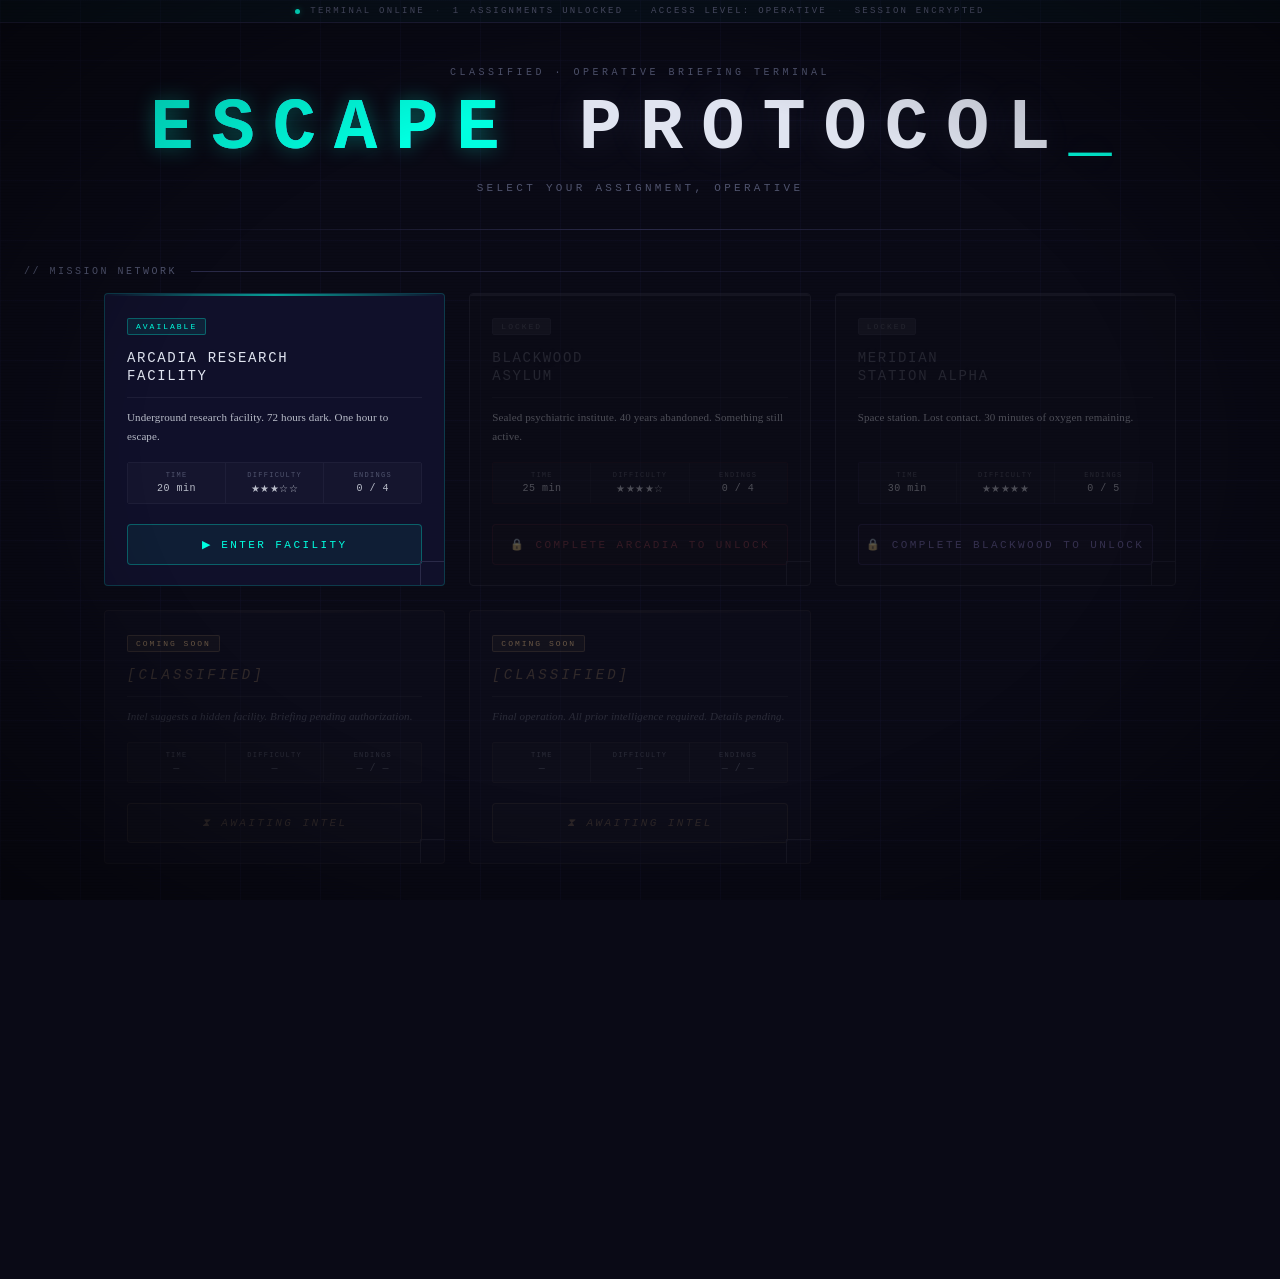
<file: index.html>
<!DOCTYPE html>
<html lang="en">
<head>
  <meta charset="UTF-8" />
  <meta name="viewport" content="width=device-width, initial-scale=1.0" />
  <meta http-equiv="Cache-Control" content="no-cache, no-store, must-revalidate" />
  <meta http-equiv="Pragma" content="no-cache" />
  <meta http-equiv="Expires" content="0" />
  <title>Escape Protocol — Mission Select</title>
  <link rel="stylesheet" href="css/reset.css?v=5" />
  <link rel="stylesheet" href="css/hub.css?v=5" />
</head>
<body>

<div id="hub-wrap">

  <!-- ── Status strip ──────────────────────────────────────────── -->
  <div class="hub-status-strip">
    <span class="hub-status-dot"></span>TERMINAL ONLINE
    <span class="hub-status-sep">·</span><span id="strip-assignments">1</span> ASSIGNMENTS UNLOCKED
    <span class="hub-status-sep">·</span>ACCESS LEVEL: OPERATIVE
    <span class="hub-status-sep">·</span>SESSION ENCRYPTED
  </div>

  <!-- ── Header ─────────────────────────────────────────────── -->
  <header id="hub-header">
    <div class="hub-eyebrow">Classified · Operative Briefing Terminal</div>
    <h1 class="hub-logo-title">
      <span class="hub-logo-accent" data-text="ESCAPE">ESCAPE</span> PROTOCOL<span class="hub-cursor">_</span>
    </h1>
    <div class="hub-tagline">Select your assignment, operative</div>
  </header>

  <!-- ── Mission Flowchart ──────────────────────────────────── -->
  <div class="hub-section-label">// Mission Network</div>

  <div id="flowchart">

    <!-- Arcadia — always available -->
    <div class="hub-card available theme-arcadia" id="card-arcadia"
         onclick="launchMission(this,'arcadia')" role="button" tabindex="0"
         onkeydown="if(event.key==='Enter')launchMission(this,'arcadia')">
      <div class="hub-card-header">
        <div class="hub-card-badge hub-badge-available">AVAILABLE</div>
      </div>
      <div class="hub-card-title">Arcadia Research<br>Facility</div>
      <div class="hub-card-desc">Underground research facility. 72 hours dark. One hour to escape.</div>
      <div class="hub-card-meta">
        <div class="hub-card-stat"><span class="meta-label">Time</span><span class="meta-val">20 min</span></div>
        <div class="hub-card-stat"><span class="meta-label">Difficulty</span><span class="meta-val">★★★☆☆</span></div>
        <div class="hub-card-stat"><span class="meta-label">Endings</span><span class="meta-val" id="arcadia-endings">0 / 4</span></div>
      </div>
      <div class="hub-card-play">▶ Enter Facility</div>
    </div>

    <!-- Blackwood -->
    <div class="hub-card theme-blackwood locked-mission" id="card-blackwood">
      <div class="hub-card-header">
        <div class="hub-card-badge hub-badge-locked" id="badge-blackwood">LOCKED</div>
      </div>
      <div class="hub-card-title">Blackwood<br>Asylum</div>
      <div class="hub-card-desc">Sealed psychiatric institute. 40 years abandoned. Something still active.</div>
      <div class="hub-card-meta">
        <div class="hub-card-stat"><span class="meta-label">Time</span><span class="meta-val">25 min</span></div>
        <div class="hub-card-stat"><span class="meta-label">Difficulty</span><span class="meta-val">★★★★☆</span></div>
        <div class="hub-card-stat"><span class="meta-label">Endings</span><span class="meta-val" id="blackwood-endings">0 / 4</span></div>
      </div>
      <div class="hub-card-play locked" id="play-blackwood">🔒 Complete Arcadia to Unlock</div>
    </div>

    <!-- Meridian -->
    <div class="hub-card theme-meridian locked-mission" id="card-meridian">
      <div class="hub-card-header">
        <div class="hub-card-badge hub-badge-locked" id="badge-meridian">LOCKED</div>
      </div>
      <div class="hub-card-title">Meridian<br>Station Alpha</div>
      <div class="hub-card-desc">Space station. Lost contact. 30 minutes of oxygen remaining.</div>
      <div class="hub-card-meta">
        <div class="hub-card-stat"><span class="meta-label">Time</span><span class="meta-val">30 min</span></div>
        <div class="hub-card-stat"><span class="meta-label">Difficulty</span><span class="meta-val">★★★★★</span></div>
        <div class="hub-card-stat"><span class="meta-label">Endings</span><span class="meta-val" id="meridian-endings">0 / 5</span></div>
      </div>
      <div class="hub-card-play locked" id="play-meridian">🔒 Complete Blackwood to Unlock</div>
    </div>

    <!-- Mission 04 (Coming Soon) -->
    <div class="hub-card theme-classified coming-soon" id="card-mission4">
      <div class="hub-card-header">
        <div class="hub-card-badge hub-badge-soon">COMING SOON</div>
      </div>
      <div class="hub-card-title">[CLASSIFIED]</div>
      <div class="hub-card-desc">Intel suggests a hidden facility. Briefing pending authorization.</div>
      <div class="hub-card-meta">
        <div class="hub-card-stat"><span class="meta-label">Time</span><span class="meta-val">—</span></div>
        <div class="hub-card-stat"><span class="meta-label">Difficulty</span><span class="meta-val">—</span></div>
        <div class="hub-card-stat"><span class="meta-label">Endings</span><span class="meta-val">— / —</span></div>
      </div>
      <div class="hub-card-play locked">⧗ Awaiting Intel</div>
    </div>

    <!-- Mission 05 (Coming Soon) -->
    <div class="hub-card theme-classified coming-soon" id="card-mission5">
      <div class="hub-card-header">
        <div class="hub-card-badge hub-badge-soon">COMING SOON</div>
      </div>
      <div class="hub-card-title">[CLASSIFIED]</div>
      <div class="hub-card-desc">Final operation. All prior intelligence required. Details pending.</div>
      <div class="hub-card-meta">
        <div class="hub-card-stat"><span class="meta-label">Time</span><span class="meta-val">—</span></div>
        <div class="hub-card-stat"><span class="meta-label">Difficulty</span><span class="meta-val">—</span></div>
        <div class="hub-card-stat"><span class="meta-label">Endings</span><span class="meta-val">— / —</span></div>
      </div>
      <div class="hub-card-play locked">⧗ Awaiting Intel</div>
    </div>

  </div><!-- #flowchart -->

  <!-- ── AXIOM Terminal ──────────────────────────────────────── -->
  <div id="axiom-section" style="display:none;">
    <div class="hub-section-label">// Classified Access</div>
    <div class="axiom-card locked" id="axiom-card" role="button" tabindex="0">
      <div class="axiom-icon">⬡</div>
      <div class="axiom-info">
        <div class="axiom-label">AXIOM Terminal</div>
        <div class="axiom-sublabel">Complete all 3 missions to decrypt classified files</div>
      </div>
      <div class="axiom-progress" id="axiom-progress"></div>
    </div>
  </div>

  <!-- ── Timed Challenges ────────────────────────────────────── -->
  <div id="challenge-section" style="display:none;">
    <div class="hub-section-label">// Speed Challenges</div>
    <div class="challenge-grid" id="challenge-grid"></div>
  </div>

  <!-- ── Stat Bar ────────────────────────────────────────────── -->
  <div id="hub-stats">
    <div class="hub-stat">
      <span class="hub-stat-val" id="hstat-escaped">0</span>
      <span class="hub-stat-lbl">Successful Escapes</span>
    </div>
    <div class="hub-stat">
      <span class="hub-stat-val" id="hstat-attempts">0</span>
      <span class="hub-stat-lbl">Missions Attempted</span>
    </div>
    <div class="hub-stat">
      <span class="hub-stat-val" id="hstat-ach">0</span>
      <span class="hub-stat-lbl">Achievements</span>
    </div>
    <div class="hub-stat hub-stat-btn" onclick="location.href='achievements.html'" role="button" tabindex="0" onkeydown="if(event.key==='Enter')location.href='achievements.html'">
      <span class="hub-stat-val">⬡</span>
      <span class="hub-stat-lbl">View Achievements</span>
    </div>
  </div>

  <!-- ── Footer ─────────────────────────────────────────────── -->
  <footer id="hub-footer">
    <div class="hub-footer-text">Escape Protocol · Operative Briefing System</div>
    <div class="hub-footer-sub">All scenarios are classified. Unauthorized access is logged and reported.</div>
  </footer>

</div><!-- #hub-wrap -->

<!-- ── Main logic: prerequisites, stats, flowchart lines ───── -->
<script>
  (function () {
    /* ── Read completion state ──────────────────────────────── */
    var seen   = JSON.parse(localStorage.getItem('ep-endings-seen') || '[]');
    var bwSeen = JSON.parse(localStorage.getItem('ep-blackwood-endings-seen') || '[]');
    var msSeen = JSON.parse(localStorage.getItem('ep-meridian-endings-seen') || '[]');

    var arcadiaDone = seen.length > 0;
    var bwDone      = bwSeen.length > 0;
    var msDone      = msSeen.length > 0;

    /* ── Ending counts ─────────────────────────────────────── */
    var arcadiaFound = ['escaped','secret-escape','alarm-caught','time-out'].filter(function(e){return seen.includes(e)}).length;
    document.getElementById('arcadia-endings').textContent = arcadiaFound + ' / 4';

    var bwFound = ['escaped','secret-escape','alarm-caught','time-out'].filter(function(e){return bwSeen.includes(e)}).length;
    document.getElementById('blackwood-endings').textContent = bwFound + ' / 4';

    var msFound = ['escaped','secret-escape','self-sacrifice','alarm-caught','time-out'].filter(function(e){return msSeen.includes(e)}).length;
    document.getElementById('meridian-endings').textContent = msFound + ' / 5';

    /* ── Stats bar (all missions) ──────────────────────────── */
    var achRaw = localStorage.getItem('escape-protocol-achievements');
    var ach    = achRaw ? (JSON.parse(achRaw).unlocked || []) : [];

    var totalEscapes = 0;
    if (seen.includes('escaped')   || seen.includes('secret-escape'))   totalEscapes++;
    if (bwSeen.includes('escaped') || bwSeen.includes('secret-escape')) totalEscapes++;
    if (msSeen.includes('escaped') || msSeen.includes('secret-escape')) totalEscapes++;

    document.getElementById('hstat-escaped').textContent  = totalEscapes;
    document.getElementById('hstat-attempts').textContent  = seen.length + bwSeen.length + msSeen.length;
    document.getElementById('hstat-ach').textContent       = ach.length + ' / 42';

    /* ── Status strip — unlocked count ─────────────────────── */
    var unlockedCount = 1;
    if (arcadiaDone) unlockedCount++;
    if (bwDone)      unlockedCount++;
    document.getElementById('strip-assignments').textContent = unlockedCount;

    /* ── Prerequisite system ───────────────────────────────── */

    // Blackwood: requires Arcadia
    if (arcadiaDone) {
      var cardBW  = document.getElementById('card-blackwood');
      var badgeBW = document.getElementById('badge-blackwood');
      var playBW  = document.getElementById('play-blackwood');
      cardBW.classList.remove('locked-mission');
      cardBW.classList.add('available');
      cardBW.onclick    = function(){ launchMission(this, 'blackwood'); };
      cardBW.onkeydown  = function(e){ if(e.key==='Enter') launchMission(this, 'blackwood'); };
      cardBW.setAttribute('role', 'button');
      cardBW.setAttribute('tabindex', '0');
      badgeBW.className   = 'hub-card-badge hub-badge-available';
      badgeBW.textContent  = 'AVAILABLE';
      playBW.className     = 'hub-card-play';
      playBW.textContent   = '▶ Enter Asylum';
    }

    // Meridian: requires Blackwood
    if (bwDone) {
      var cardMS  = document.getElementById('card-meridian');
      var badgeMS = document.getElementById('badge-meridian');
      var playMS  = document.getElementById('play-meridian');
      cardMS.classList.remove('locked-mission');
      cardMS.classList.add('available');
      cardMS.onclick    = function(){ launchMission(this, 'meridian'); };
      cardMS.onkeydown  = function(e){ if(e.key==='Enter') launchMission(this, 'meridian'); };
      cardMS.setAttribute('role', 'button');
      cardMS.setAttribute('tabindex', '0');
      badgeMS.className   = 'hub-card-badge hub-badge-available';
      badgeMS.textContent  = 'AVAILABLE';
      playMS.className     = 'hub-card-play';
      playMS.textContent   = '▶ Board the Station';
    }

    /* ── AXIOM Terminal unlock ─────────────────────────────── */
    var missionsDone = [arcadiaDone, bwDone, msDone].filter(Boolean).length;
    var axiomSection = document.getElementById('axiom-section');
    var axiomCard    = document.getElementById('axiom-card');
    var axiomProg    = document.getElementById('axiom-progress');
    axiomSection.style.display = '';

    var dots = ['Arcadia','Blackwood','Meridian'].map(function(name, i) {
      var done = [arcadiaDone, bwDone, msDone][i];
      return '<span class="' + (done ? 'done' : 'undone') + '">' + (done ? '◆' : '◇') + '</span>';
    }).join(' ');
    axiomProg.innerHTML = dots + ' <span style="margin-left:6px;">' + missionsDone + '/3</span>';

    if (missionsDone === 3) {
      axiomCard.classList.remove('locked');
      axiomCard.onclick   = function(){ location.href = 'axiom.html'; };
      axiomCard.onkeydown = function(e){ if(e.key==='Enter') location.href = 'axiom.html'; };
    }

    /* ── Timed Challenges ──────────────────────────────────── */
    var challenges = [
      { id: 'speed-arcadia-5',   mission: 'arcadia',  missionLabel: 'Arcadia',  name: 'Speed Demon',     desc: 'Escape Arcadia in under 5 minutes.',   target: '5:00',  seconds: 300, requires: arcadiaDone },
      { id: 'speed-arcadia-3',   mission: 'arcadia',  missionLabel: 'Arcadia',  name: 'Lightning Run',   desc: 'Escape Arcadia in under 3 minutes.',   target: '3:00',  seconds: 180, requires: arcadiaDone },
      { id: 'speed-blackwood-8', mission: 'blackwood', missionLabel: 'Blackwood', name: 'Quick Getaway',  desc: 'Escape Blackwood in under 8 minutes.', target: '8:00',  seconds: 480, requires: bwDone },
      { id: 'speed-blackwood-5', mission: 'blackwood', missionLabel: 'Blackwood', name: 'Asylum Sprinter',desc: 'Escape Blackwood in under 5 minutes.', target: '5:00',  seconds: 300, requires: bwDone },
      { id: 'speed-meridian-10', mission: 'meridian',  missionLabel: 'Meridian',  name: 'Orbital Rush',   desc: 'Escape Meridian in under 10 minutes.', target: '10:00', seconds: 600, requires: msDone },
      { id: 'speed-meridian-6',  mission: 'meridian',  missionLabel: 'Meridian',  name: 'Zero-G Sprint',  desc: 'Escape Meridian in under 6 minutes.',  target: '6:00',  seconds: 360, requires: msDone },
    ];

    var bestTimes  = JSON.parse(localStorage.getItem('ep-challenge-times') || '{}');
    var anyVisible = false;
    var gridEl     = document.getElementById('challenge-grid');

    challenges.forEach(function(ch) {
      var best      = bestTimes[ch.id];
      var completed = best !== undefined && best <= ch.seconds;
      var locked    = !ch.requires;
      if (ch.requires) anyVisible = true;

      var card = document.createElement('div');
      card.className = 'challenge-card' + (locked ? ' locked' : '') + (completed ? ' completed' : '');

      var bestStr = '';
      if (best !== undefined) {
        var m = Math.floor(best / 60);
        var s = best % 60;
        bestStr = '<div class="challenge-best">Best: ' + m + ':' + (s < 10 ? '0' : '') + s + '</div>';
      }

      var statusClass = locked ? 'status-locked' : (completed ? 'status-done' : 'status-open');
      var statusText  = locked ? '🔒 LOCKED' : (completed ? '✓ COMPLETED' : '◎ INCOMPLETE');

      card.innerHTML =
        '<div class="challenge-mission">' + ch.missionLabel + '</div>' +
        '<div class="challenge-name">' + ch.name + '</div>' +
        '<div class="challenge-desc">' + ch.desc + '</div>' +
        '<div class="challenge-target">⏱ Target: ' + ch.target + '</div>' +
        bestStr +
        '<div class="challenge-status ' + statusClass + '">' + statusText + '</div>';

      if (!locked) {
        card.setAttribute('role', 'button');
        card.setAttribute('tabindex', '0');
        card.onclick   = function(){ launchMission(card, ch.mission); };
        card.onkeydown = function(e){ if(e.key==='Enter') launchMission(card, ch.mission); };
      }
      gridEl.appendChild(card);
    });

    if (anyVisible) document.getElementById('challenge-section').style.display = '';

  })();
</script>

<!-- ── Loading overlay ──────────────────────────────────────── -->
<div id="loading-overlay">
  <div id="loading-text"></div>
</div>

<script>
  var missionLaunching = false;

  var missionLines = {
    arcadia: [
      'ESTABLISHING CONNECTION...',
      'ACCESSING ARCADIA RESEARCH NETWORK...',
      'DECRYPTING SECURITY PROTOCOLS...',
      'CONNECTION ESTABLISHED.',
      'ENTERING FACILITY.'
    ],
    blackwood: [
      'ESTABLISHING CONNECTION...',
      'ACCESSING BLACKWOOD INSTITUTE ARCHIVES...',
      'DECRYPTING SEALED RECORDS...',
      'CONNECTION ESTABLISHED.',
      'ENTERING ASYLUM.'
    ],
    meridian: [
      'ESTABLISHING CONNECTION...',
      'ACCESSING MERIDIAN STATION TELEMETRY...',
      'DECRYPTING EMERGENCY CHANNELS...',
      'CONNECTION ESTABLISHED.',
      'BOARDING STATION.'
    ]
  };

  function typewriterLine(container, text, charDelay) {
    return new Promise(function (resolve) {
      var lineEl = document.createElement('div');
      lineEl.className = 'loading-line visible';
      container.appendChild(lineEl);

      var cursor = document.createElement('span');
      cursor.className = 'loading-cursor';
      cursor.textContent = '_';

      var i = 0;
      function tick() {
        if (i < text.length) {
          lineEl.textContent = text.slice(0, i + 1);
          lineEl.appendChild(cursor);
          i++;
          setTimeout(tick, charDelay);
        } else {
          lineEl.textContent = text;
          lineEl.appendChild(cursor);
          resolve(cursor);
        }
      }
      tick();
    });
  }

  function launchMission(cardEl, mission) {
    if (missionLaunching) return;
    missionLaunching = true;

    var lines = missionLines[mission];
    var url   = mission + '.html';
    if (!lines) { location.href = url; return; }

    cardEl.classList.add('selected');

    var overlay = document.getElementById('loading-overlay');
    var textBox = document.getElementById('loading-text');
    textBox.innerHTML = '';

    overlay.classList.add('active');
    overlay.offsetHeight;
    overlay.classList.add('visible');

    var lineDelay = 400;
    var charDelay = 30;
    var prevCursor = null;

    function showLine(index) {
      if (index >= lines.length) {
        setTimeout(function () { location.href = url; }, 500);
        return;
      }
      setTimeout(function () {
        if (prevCursor && prevCursor.parentNode) {
          prevCursor.parentNode.removeChild(prevCursor);
        }
        typewriterLine(textBox, lines[index], charDelay).then(function (cursor) {
          prevCursor = cursor;
          showLine(index + 1);
        });
      }, index === 0 ? 300 : lineDelay);
    }
    showLine(0);
  }
</script>

</body>
</html>
</file>
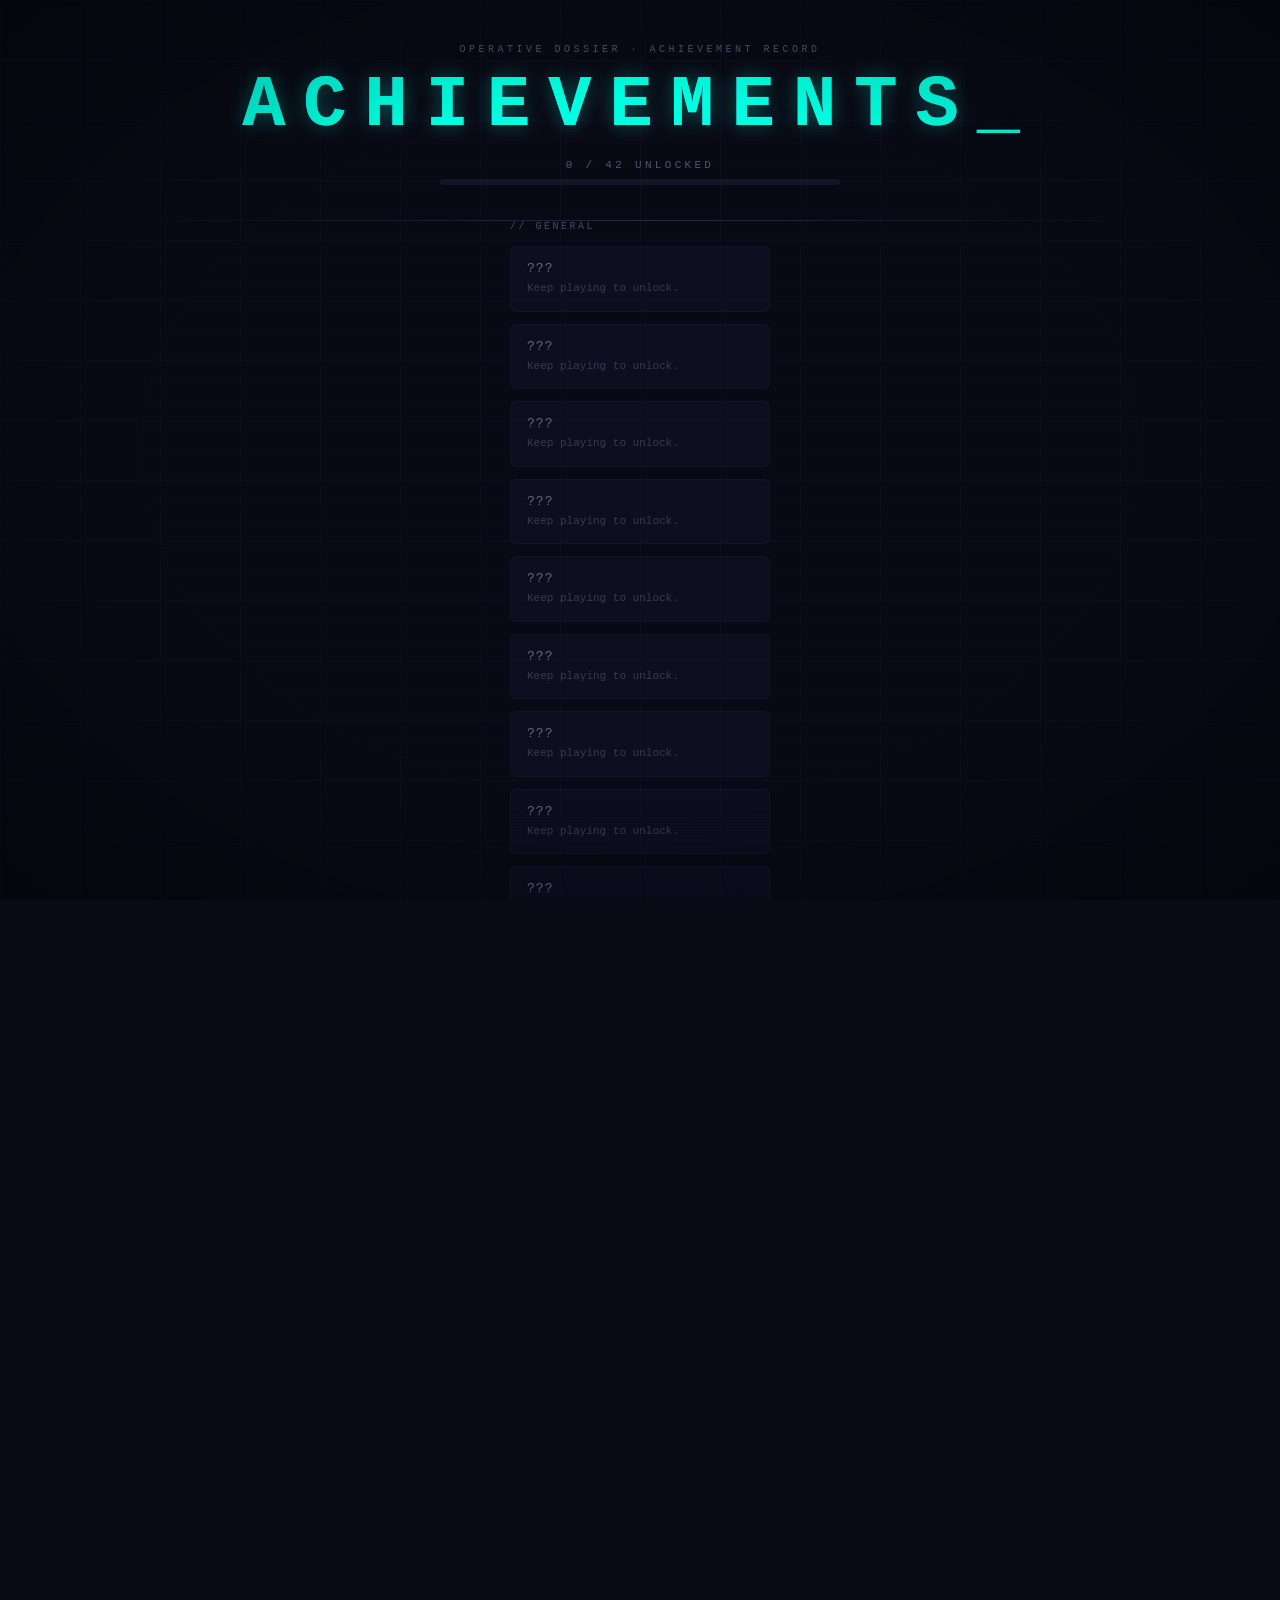
<file: achievements.html>
<!DOCTYPE html>
<html lang="en">
<head>
  <meta charset="UTF-8" />
  <meta name="viewport" content="width=device-width, initial-scale=1.0" />
  <title>Escape Protocol — Achievements</title>
  <link rel="stylesheet" href="css/reset.css" />
  <link rel="stylesheet" href="css/hub.css" />
  <style>
    .ach-section { margin-bottom: 36px; width: 100%; max-width: 1120px; padding: 0 24px; }
    .ach-section-label {
      font-family: 'Courier New', monospace;
      font-size: 10px;
      letter-spacing: 0.25em;
      text-transform: uppercase;
      color: rgba(160,200,255,0.35);
      margin-bottom: 14px;
    }
    .ach-section-label.section-arcadia   { color: rgba(0,255,224,0.4); }
    .ach-section-label.section-blackwood { color: rgba(200,80,80,0.5); }
    .ach-section-label.section-meridian  { color: rgba(130,100,255,0.45); }
    .ach-section-label.section-cross     { color: rgba(255,180,40,0.45); }

    .ach-grid {
      display: grid;
      grid-template-columns: repeat(auto-fill, minmax(260px, 1fr));
      gap: 12px;
    }
    .ach-card {
      background: rgba(20,24,50,0.7);
      border: 1px solid rgba(100,120,200,0.12);
      border-radius: 6px;
      padding: 14px 16px;
      transition: border-color 0.2s, background 0.2s;
    }
    .ach-card.unlocked {
      border-color: rgba(100,255,180,0.25);
      background: rgba(30,60,50,0.5);
    }
    .ach-card.locked {
      opacity: 0.5;
    }
    .ach-name {
      font-family: 'Courier New', monospace;
      font-size: 13px;
      letter-spacing: 0.08em;
      color: #c0c8e0;
      margin-bottom: 4px;
    }
    .ach-card.unlocked .ach-name { color: #80ffc0; }
    .ach-desc {
      font-size: 11px;
      color: rgba(160,170,200,0.6);
      line-height: 1.5;
    }
    .ach-card.unlocked .ach-desc { color: rgba(160,200,180,0.7); }

    .ach-progress-bar {
      width: 100%;
      max-width: 400px;
      height: 6px;
      background: rgba(100,120,200,0.1);
      border-radius: 3px;
      margin: 8px auto 0;
      overflow: hidden;
    }
    .ach-progress-fill {
      height: 100%;
      background: linear-gradient(90deg, rgba(100,255,180,0.6), rgba(0,255,224,0.5));
      border-radius: 3px;
      transition: width 0.6s ease;
    }
  </style>
</head>
<body>
<div id="hub-wrap">

  <header id="hub-header">
    <div class="hub-eyebrow">Operative Dossier &middot; Achievement Record</div>
    <h1 class="hub-logo-title">
      <span class="hub-logo-accent" data-text="ACHIEVEMENTS">ACHIEVEMENTS</span><span class="hub-cursor">_</span>
    </h1>
    <div class="hub-tagline"><span id="ach-count">0 / 0</span> unlocked</div>
    <div class="ach-progress-bar"><div class="ach-progress-fill" id="ach-bar"></div></div>
  </header>

  <div id="ach-container"></div>

  <div style="padding: 0 24px 40px; width: 100%; max-width: 1120px;">
    <a href="index.html" class="hub-back-btn">&larr; Back to Mission Select</a>
  </div>

  <footer id="hub-footer">
    <div class="hub-footer-text">Escape Protocol &middot; Operative Briefing System</div>
    <div class="hub-footer-sub">All scenarios are classified. Unauthorized access is logged and reported.</div>
  </footer>

</div>

<script>
(function () {
  var raw = localStorage.getItem('escape-protocol-achievements');
  var ach = raw ? (JSON.parse(raw).unlocked || []) : [];

  var SECTIONS = [
    {
      label: 'General', cssClass: '',
      defs: [
        { id: 'first-escape',    name: 'First Steps Out',      desc: 'Escape any mission for the first time.' },
        { id: 'speed-runner',    name: 'Speed Runner',         desc: 'Escape any mission with more than half your time remaining.' },
        { id: 'no-hints',        name: "I Don't Need Help",    desc: 'Escape any mission without using hints.' },
        { id: 'ghost-protocol',  name: 'Ghost Protocol',       desc: 'Escape any mission without triggering the alarm.' },
        { id: 'too-loud',        name: 'Too Loud',             desc: 'Escape while the alarm is still active.' },
        { id: 'under-pressure',  name: 'Under Pressure',       desc: 'Escape on Hard with the alarm active.' },
        { id: 'hard-boiled',     name: 'Hard Boiled',          desc: 'Escape any mission on Hard difficulty.' },
        { id: 'purist',          name: 'Purist',               desc: 'Escape on Hard without using any hints.' },
        { id: 'time-out',        name: "Time's Up",            desc: 'Run out of time.' },
        { id: 'patient-zero',    name: 'Patient Zero',         desc: 'Trigger the security alarm.' },
      ],
    },
    {
      label: 'Arcadia Research Facility', cssClass: 'section-arcadia',
      defs: [
        { id: 'arcadia-escape',   name: 'Facility Cleared',  desc: 'Escape Arcadia Research Facility.' },
        { id: 'arcadia-secret',   name: 'Shadow Exit',       desc: 'Find and use the secret room exit in Arcadia.' },
        { id: 'arcadia-explorer', name: 'Lab Rat',           desc: 'Visit every room in Arcadia (9 rooms).' },
        { id: 'arcadia-lore',     name: 'Research Notes',    desc: 'Inspect 15+ unique objects in Arcadia.' },
        { id: 'arcadia-speed-5',  name: 'Speed Demon',       desc: 'Escape Arcadia in under 5 minutes.' },
        { id: 'arcadia-speed-3',  name: 'Lightning Run',     desc: 'Escape Arcadia in under 3 minutes.' },
        { id: 'arcadia-wire',     name: 'Electrician',       desc: 'Solve the wire puzzle on the first try.' },
        { id: 'arcadia-memory',   name: 'Memory Master',     desc: 'Complete the memory card puzzle on the first try.' },
        { id: 'arcadia-safe',     name: 'Safe Cracker',      desc: "Crack the director's safe on the first attempt." },
      ],
    },
    {
      label: 'Blackwood Asylum', cssClass: 'section-blackwood',
      defs: [
        { id: 'blackwood-escape',   name: 'Asylum Cleared',    desc: 'Escape Blackwood Psychiatric Institute.' },
        { id: 'blackwood-secret',   name: 'Tunnel Rat',        desc: 'Find and use the secret exit in Blackwood.' },
        { id: 'blackwood-explorer', name: 'Ward Walker',       desc: 'Visit every room in Blackwood (10 rooms).' },
        { id: 'blackwood-lore',     name: 'Case Files',        desc: 'Inspect 15+ unique objects in Blackwood.' },
        { id: 'blackwood-speed-8',  name: 'Quick Getaway',     desc: 'Escape Blackwood in under 8 minutes.' },
        { id: 'blackwood-speed-5',  name: 'Asylum Sprinter',   desc: 'Escape Blackwood in under 5 minutes.' },
        { id: 'blackwood-bells',    name: 'Bell Ringer',       desc: 'Solve the chapel bells on the first try.' },
        { id: 'blackwood-cipher',   name: 'Codebreaker',       desc: 'Solve the records cipher on the first try.' },
        { id: 'blackwood-safe',     name: "Harlan's Secret",   desc: "Crack the director's safe on the first attempt." },
      ],
    },
    {
      label: 'Meridian Station Alpha', cssClass: 'section-meridian',
      defs: [
        { id: 'meridian-escape',   name: 'Station Cleared',    desc: 'Escape Meridian Station Alpha.' },
        { id: 'meridian-secret',   name: 'Ghost Signal',       desc: 'Find and use the secret exit on Meridian.' },
        { id: 'meridian-explorer', name: 'Station Sweep',      desc: 'Visit every room on Meridian (11 rooms).' },
        { id: 'meridian-lore',     name: 'Flight Recorder',    desc: 'Inspect 15+ unique objects on Meridian.' },
        { id: 'meridian-speed-10', name: 'Orbital Rush',       desc: 'Escape Meridian in under 10 minutes.' },
        { id: 'meridian-speed-6',  name: 'Zero-G Sprint',      desc: 'Escape Meridian in under 6 minutes.' },
        { id: 'meridian-reactor',  name: 'Nuclear Precision',  desc: 'Solve the reactor sequence on the first try.' },
        { id: 'meridian-wires',    name: 'Rewired',            desc: 'Solve the power reroute on the first try.' },
        { id: 'meridian-pod',      name: 'Pod Jockey',         desc: 'Crack the escape pod code on the first attempt.' },
      ],
    },
    {
      label: 'Cross-Mission', cssClass: 'section-cross',
      defs: [
        { id: 'triple-threat',  name: 'Triple Threat',   desc: 'Escape all three missions.' },
        { id: 'all-endings',    name: 'Seen It All',     desc: 'Witness every ending across all missions.' },
        { id: 'delta-hunter',   name: 'Delta Hunter',    desc: 'Find all Δ fragments in a single mission.' },
        { id: 'delta-master',   name: 'Delta Master',    desc: 'Find all Δ fragments across all three missions.' },
        { id: 'completionist',  name: 'Completionist',   desc: 'Unlock every other achievement.' },
      ],
    },
  ];

  var totalDefs = 0;
  var totalUnlocked = 0;
  var container = document.getElementById('ach-container');

  SECTIONS.forEach(function (section) {
    var sectionEl = document.createElement('div');
    sectionEl.className = 'ach-section';

    var label = document.createElement('div');
    label.className = 'ach-section-label ' + section.cssClass;
    label.textContent = '// ' + section.label;
    sectionEl.appendChild(label);

    var grid = document.createElement('div');
    grid.className = 'ach-grid';

    section.defs.forEach(function (d) {
      totalDefs++;
      var unlocked = ach.includes(d.id);
      if (unlocked) totalUnlocked++;

      var card = document.createElement('div');
      card.className = 'ach-card ' + (unlocked ? 'unlocked' : 'locked');
      card.innerHTML =
        '<div class="ach-name">' + (unlocked ? d.name : '???') + '</div>' +
        '<div class="ach-desc">' + (unlocked ? d.desc : 'Keep playing to unlock.') + '</div>';
      grid.appendChild(card);
    });

    sectionEl.appendChild(grid);
    container.appendChild(sectionEl);
  });

  document.getElementById('ach-count').textContent = totalUnlocked + ' / ' + totalDefs;
  document.getElementById('ach-bar').style.width = (totalDefs > 0 ? (totalUnlocked / totalDefs * 100) : 0) + '%';
})();
</script>
</body>
</html>
</file>
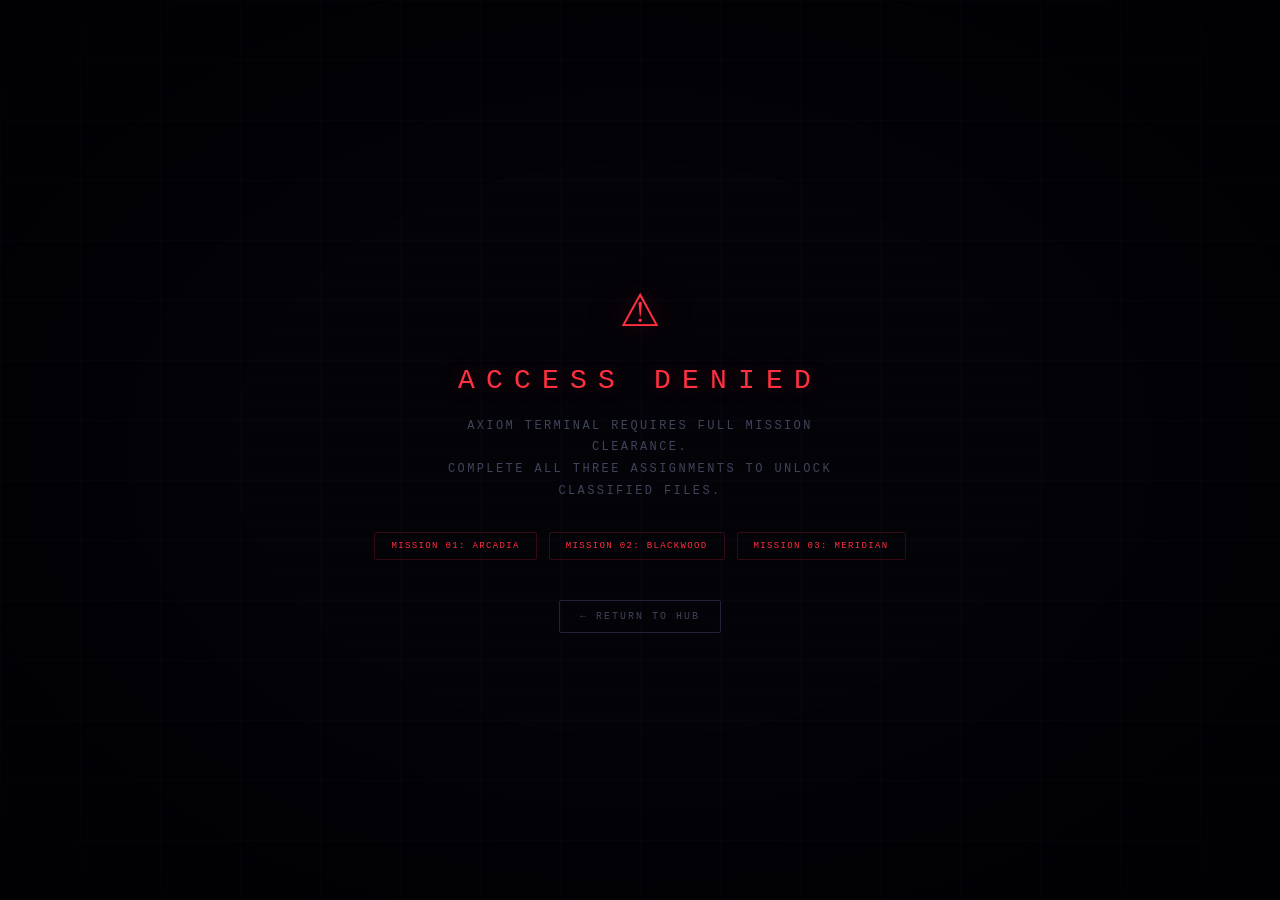
<file: axiom.html>
<!DOCTYPE html>
<html lang="en">
<head>
  <meta charset="UTF-8" />
  <meta name="viewport" content="width=device-width, initial-scale=1.0" />
  <meta http-equiv="Cache-Control" content="no-cache, no-store, must-revalidate" />
  <meta http-equiv="Pragma" content="no-cache" />
  <meta http-equiv="Expires" content="0" />
  <title>AXIOM Terminal — Classified</title>
  <link rel="stylesheet" href="css/reset.css?v=3" />
  <style>
    /* ── Foundations ────────────────────────────────────────────── */
    :root {
      --ax-amber:      #ffb020;
      --ax-amber-glow: rgba(255,176,32,0.35);
      --ax-amber-dim:  rgba(255,176,32,0.06);
      --ax-green:      #33ff66;
      --ax-green-glow: rgba(51,255,102,0.3);
      --ax-red:        #ff3040;
      --ax-red-glow:   rgba(255,48,64,0.3);
      --ax-cyan:       #00ffe0;
      --ax-cyan-glow:  rgba(0,255,224,0.3);
      --ax-violet:     #8866ff;
      --ax-violet-glow:rgba(100,60,220,0.3);
      --ax-crimson:    #cc2233;
      --ax-crimson-glow:rgba(180,20,40,0.3);
      --bg:            #030308;
      --surface:       #08081a;
      --surface2:      #0c0c22;
      --border:        #18182e;
      --border2:       #22223a;
      --text:          #b8bcc8;
      --text-bright:   #e0e4f0;
      --text-dim:      #40445a;
      --font-mono:     'Courier New', 'Courier', monospace;
    }

    html { height: 100%; }
    body {
      min-height: 100%;
      height: auto;
      overflow-x: hidden;
      overflow-y: auto;
      background: var(--bg);
      color: var(--text);
      font-family: var(--font-mono);
    }

    /* ── CRT effects ───────────────────────────────────────────── */
    body::before {
      content: '';
      position: fixed;
      inset: 0;
      background:
        repeating-linear-gradient(
          rgba(30,30,70,0.12), rgba(30,30,70,0.12) 1px,
          transparent 1px, transparent 60px
        ),
        repeating-linear-gradient(
          90deg,
          rgba(30,30,70,0.12), rgba(30,30,70,0.12) 1px,
          transparent 1px, transparent 80px
        );
      pointer-events: none;
      z-index: 0;
    }

    body::after {
      content: '';
      position: fixed;
      inset: 0;
      background: repeating-linear-gradient(
        rgba(0,0,0,0.07), rgba(0,0,0,0.07) 1px,
        transparent 1px, transparent 3px
      );
      pointer-events: none;
      z-index: 1;
      animation: scanline-scroll 10s linear infinite;
    }

    @keyframes scanline-scroll {
      from { transform: translateY(0); }
      to   { transform: translateY(6px); }
    }

    /* ── Vignette ──────────────────────────────────────────────── */
    #axiom-wrap::before {
      content: '';
      position: fixed;
      inset: 0;
      background: radial-gradient(ellipse at center, transparent 45%, rgba(0,0,0,0.6) 100%);
      pointer-events: none;
      z-index: 999;
    }

    /* ── Main wrap ─────────────────────────────────────────────── */
    #axiom-wrap {
      position: relative;
      z-index: 2;
      min-height: 100vh;
      display: flex;
      flex-direction: column;
      align-items: center;
      max-width: 900px;
      margin: 0 auto;
      padding: 0 24px;
    }

    /* ── ACCESS DENIED screen ──────────────────────────────────── */
    #access-denied {
      display: flex;
      flex-direction: column;
      align-items: center;
      justify-content: center;
      min-height: 100vh;
      text-align: center;
      gap: 20px;
    }

    .denied-icon {
      font-size: 64px;
      color: var(--ax-red);
      text-shadow: 0 0 30px var(--ax-red-glow), 0 0 60px var(--ax-red-glow);
      animation: denied-pulse 2s ease-in-out infinite;
    }

    @keyframes denied-pulse {
      0%, 100% { opacity: 1; }
      50% { opacity: 0.6; }
    }

    .denied-title {
      font-size: 28px;
      letter-spacing: 0.4em;
      color: var(--ax-red);
      text-transform: uppercase;
      text-shadow: 0 0 20px var(--ax-red-glow);
    }

    .denied-sub {
      font-size: 12px;
      letter-spacing: 0.2em;
      color: var(--text-dim);
      text-transform: uppercase;
      max-width: 400px;
      line-height: 1.8;
    }

    .denied-progress {
      display: flex;
      gap: 12px;
      margin-top: 10px;
    }

    .denied-mission {
      padding: 8px 16px;
      border: 1px solid var(--border2);
      border-radius: 2px;
      font-size: 9px;
      letter-spacing: 0.15em;
      text-transform: uppercase;
      color: var(--text-dim);
    }

    .denied-mission.complete {
      border-color: rgba(51,255,102,0.3);
      color: var(--ax-green);
      text-shadow: 0 0 8px var(--ax-green-glow);
    }

    .denied-mission.incomplete {
      border-color: rgba(255,48,64,0.2);
      color: var(--ax-red);
    }

    .denied-back {
      display: inline-block;
      margin-top: 20px;
      font-size: 10px;
      letter-spacing: 0.2em;
      color: var(--text-dim);
      text-decoration: none;
      text-transform: uppercase;
      padding: 10px 20px;
      border: 1px solid var(--border2);
      border-radius: 2px;
      transition: color 0.15s, border-color 0.15s;
    }

    .denied-back:hover {
      color: var(--ax-amber);
      border-color: rgba(255,176,32,0.3);
    }

    /* ── CLASSIFIED content ────────────────────────────────────── */
    #classified-content {
      display: none;
      width: 100%;
      padding-bottom: 60px;
    }

    #classified-content.unlocked {
      display: block;
      animation: content-reveal 1.5s ease both;
    }

    @keyframes content-reveal {
      0%   { opacity: 0; filter: blur(8px) brightness(2); }
      30%  { opacity: 0.5; filter: blur(3px) brightness(1.5); }
      100% { opacity: 1; filter: blur(0) brightness(1); }
    }

    /* ── Header ────────────────────────────────────────────────── */
    .ax-header {
      width: 100%;
      text-align: center;
      padding: 50px 0 30px;
      border-bottom: 1px solid var(--border);
      margin-bottom: 40px;
    }

    .ax-stamp {
      display: inline-block;
      font-size: 14px;
      letter-spacing: 0.5em;
      color: var(--ax-red);
      text-transform: uppercase;
      border: 2px solid var(--ax-red);
      padding: 8px 24px;
      margin-bottom: 20px;
      transform: rotate(-2deg);
      text-shadow: 0 0 12px var(--ax-red-glow);
      box-shadow: 0 0 20px var(--ax-red-glow);
      animation: stamp-flicker 4s ease-in-out infinite;
    }

    @keyframes stamp-flicker {
      0%, 90%, 100% { opacity: 1; }
      92% { opacity: 0.7; }
      94% { opacity: 1; }
      96% { opacity: 0.85; }
    }

    .ax-title {
      font-size: clamp(28px, 5vw, 48px);
      letter-spacing: 0.3em;
      color: var(--ax-amber);
      text-transform: uppercase;
      text-shadow: 0 0 30px var(--ax-amber-glow), 0 0 60px rgba(255,176,32,0.15);
      margin-bottom: 10px;
      animation: title-glow 3s ease-in-out infinite alternate;
    }

    @keyframes title-glow {
      from { text-shadow: 0 0 30px var(--ax-amber-glow), 0 0 60px rgba(255,176,32,0.15); }
      to   { text-shadow: 0 0 40px var(--ax-amber-glow), 0 0 80px rgba(255,176,32,0.25); }
    }

    .ax-subtitle {
      font-size: 10px;
      letter-spacing: 0.35em;
      color: var(--text-dim);
      text-transform: uppercase;
    }

    .ax-clearance {
      display: inline-block;
      margin-top: 14px;
      font-size: 9px;
      letter-spacing: 0.25em;
      color: var(--ax-amber);
      padding: 4px 14px;
      border: 1px solid rgba(255,176,32,0.25);
      border-radius: 2px;
      background: rgba(255,176,32,0.04);
      text-transform: uppercase;
    }

    /* ── Decrypt animation ─────────────────────────────────────── */
    .ax-decrypt-bar {
      width: 100%;
      margin-bottom: 40px;
      padding: 14px 20px;
      background: var(--surface);
      border: 1px solid var(--border);
      border-radius: 2px;
      overflow: hidden;
      position: relative;
    }

    .ax-decrypt-text {
      font-size: 10px;
      letter-spacing: 0.2em;
      color: var(--ax-green);
      text-transform: uppercase;
      text-shadow: 0 0 10px var(--ax-green-glow);
    }

    .ax-decrypt-progress {
      height: 2px;
      background: var(--ax-green);
      box-shadow: 0 0 10px var(--ax-green-glow);
      margin-top: 10px;
      border-radius: 1px;
      animation: decrypt-fill 2s ease-out both;
    }

    @keyframes decrypt-fill {
      from { width: 0; }
      to   { width: 100%; }
    }

    /* ── Section blocks ────────────────────────────────────────── */
    .ax-section {
      width: 100%;
      margin-bottom: 36px;
      border: 1px solid var(--border);
      border-radius: 2px;
      background: var(--surface);
      overflow: hidden;
      position: relative;
    }

    .ax-section::before {
      content: '';
      position: absolute;
      top: 0; left: 0; right: 0;
      height: 2px;
    }

    .ax-section.phase-1::before { background: linear-gradient(90deg, transparent, var(--ax-crimson), transparent); }
    .ax-section.phase-2::before { background: linear-gradient(90deg, transparent, var(--ax-cyan), transparent); }
    .ax-section.phase-3::before { background: linear-gradient(90deg, transparent, var(--ax-violet), transparent); }
    .ax-section.phase-overview::before { background: linear-gradient(90deg, transparent, var(--ax-amber), transparent); }
    .ax-section.phase-callisto::before { background: linear-gradient(90deg, transparent, var(--ax-green), transparent); }

    .ax-section-header {
      display: flex;
      align-items: center;
      gap: 14px;
      padding: 16px 20px;
      border-bottom: 1px solid var(--border);
      background: var(--surface2);
    }

    .ax-phase-tag {
      font-size: 8px;
      letter-spacing: 0.3em;
      padding: 3px 10px;
      border-radius: 2px;
      text-transform: uppercase;
      flex-shrink: 0;
    }

    .phase-1 .ax-phase-tag {
      color: var(--ax-crimson);
      border: 1px solid rgba(180,20,40,0.35);
      background: rgba(180,20,40,0.06);
    }

    .phase-2 .ax-phase-tag {
      color: var(--ax-cyan);
      border: 1px solid rgba(0,255,224,0.25);
      background: rgba(0,255,224,0.04);
    }

    .phase-3 .ax-phase-tag {
      color: var(--ax-violet);
      border: 1px solid rgba(100,60,220,0.3);
      background: rgba(100,60,220,0.05);
    }

    .phase-overview .ax-phase-tag {
      color: var(--ax-amber);
      border: 1px solid rgba(255,176,32,0.3);
      background: rgba(255,176,32,0.05);
    }

    .phase-callisto .ax-phase-tag {
      color: var(--ax-green);
      border: 1px solid rgba(51,255,102,0.25);
      background: rgba(51,255,102,0.04);
    }

    .ax-section-title {
      font-size: 13px;
      letter-spacing: 0.15em;
      color: var(--text-bright);
      text-transform: uppercase;
    }

    .ax-section-body {
      padding: 20px;
    }

    .ax-field {
      margin-bottom: 16px;
    }

    .ax-field:last-child {
      margin-bottom: 0;
    }

    .ax-field-label {
      font-size: 8px;
      letter-spacing: 0.3em;
      color: var(--text-dim);
      text-transform: uppercase;
      margin-bottom: 6px;
    }

    .ax-field-value {
      font-size: 11px;
      line-height: 1.8;
      color: var(--text);
      font-family: Georgia, serif;
      letter-spacing: 0.01em;
    }

    .ax-field-value.mono {
      font-family: var(--font-mono);
      font-size: 10px;
      letter-spacing: 0.05em;
    }

    .ax-highlight {
      color: var(--ax-amber);
      text-shadow: 0 0 8px var(--ax-amber-glow);
    }

    .ax-redacted {
      background: var(--text-dim);
      color: var(--text-dim);
      padding: 0 6px;
      border-radius: 1px;
      font-size: 10px;
      letter-spacing: 0.05em;
      user-select: none;
    }

    /* ── Timeline connector ────────────────────────────────────── */
    .ax-timeline {
      width: 2px;
      height: 24px;
      background: linear-gradient(to bottom, var(--border2), transparent);
      margin: 0 auto;
    }

    /* ── Profile cards ─────────────────────────────────────────── */
    .ax-profiles {
      display: grid;
      grid-template-columns: repeat(2, 1fr);
      gap: 14px;
    }

    @media (max-width: 580px) {
      .ax-profiles { grid-template-columns: 1fr; }
    }

    .ax-profile {
      background: var(--surface2);
      border: 1px solid var(--border);
      border-radius: 2px;
      padding: 16px;
      position: relative;
    }

    .ax-profile::before {
      content: '';
      position: absolute;
      top: 0; left: 0;
      width: 3px;
      height: 100%;
    }

    .ax-profile.profile-voss::before    { background: var(--ax-crimson); box-shadow: 0 0 8px var(--ax-crimson-glow); }
    .ax-profile.profile-reiss::before   { background: var(--ax-cyan); box-shadow: 0 0 8px var(--ax-cyan-glow); }
    .ax-profile.profile-kovalev::before { background: var(--ax-violet); box-shadow: 0 0 8px var(--ax-violet-glow); }
    .ax-profile.profile-harlan::before  { background: var(--ax-amber); box-shadow: 0 0 8px var(--ax-amber-glow); }

    .ax-profile-name {
      font-size: 12px;
      letter-spacing: 0.15em;
      color: var(--text-bright);
      text-transform: uppercase;
      margin-bottom: 4px;
    }

    .ax-profile-role {
      font-size: 9px;
      letter-spacing: 0.2em;
      color: var(--text-dim);
      text-transform: uppercase;
      margin-bottom: 10px;
    }

    .ax-profile-bio {
      font-size: 10px;
      line-height: 1.7;
      color: var(--text);
      font-family: Georgia, serif;
    }

    .ax-profile-status {
      margin-top: 10px;
      font-size: 8px;
      letter-spacing: 0.25em;
      text-transform: uppercase;
      padding: 3px 8px;
      border-radius: 2px;
      display: inline-block;
    }

    .status-critical {
      color: var(--ax-red);
      border: 1px solid rgba(255,48,64,0.3);
      background: rgba(255,48,64,0.06);
    }

    .status-active {
      color: var(--ax-green);
      border: 1px solid rgba(51,255,102,0.3);
      background: rgba(51,255,102,0.04);
    }

    .status-unknown {
      color: var(--ax-amber);
      border: 1px solid rgba(255,176,32,0.3);
      background: rgba(255,176,32,0.05);
    }

    /* ── CALLISTO message ──────────────────────────────────────── */
    .ax-callisto-msg {
      background: rgba(51,255,102,0.02);
      border: 1px solid rgba(51,255,102,0.15);
      border-radius: 2px;
      padding: 24px;
      text-align: center;
      position: relative;
      overflow: hidden;
    }

    .ax-callisto-msg::before {
      content: '';
      position: absolute;
      inset: 0;
      background: repeating-linear-gradient(
        0deg,
        rgba(51,255,102,0.01), rgba(51,255,102,0.01) 1px,
        transparent 1px, transparent 4px
      );
      pointer-events: none;
      animation: scanline-scroll 8s linear infinite;
    }

    .ax-callisto-sender {
      font-size: 10px;
      letter-spacing: 0.3em;
      color: var(--ax-green);
      text-transform: uppercase;
      text-shadow: 0 0 10px var(--ax-green-glow);
      margin-bottom: 16px;
    }

    .ax-callisto-body {
      font-size: 12px;
      line-height: 2;
      color: var(--ax-green);
      text-shadow: 0 0 6px var(--ax-green-glow);
      max-width: 600px;
      margin: 0 auto;
      font-family: Georgia, serif;
    }

    .ax-callisto-sig {
      margin-top: 20px;
      font-size: 9px;
      letter-spacing: 0.25em;
      color: rgba(51,255,102,0.5);
      text-transform: uppercase;
    }

    /* ── Return button ─────────────────────────────────────────── */
    .ax-return {
      display: inline-block;
      margin: 40px 0 60px;
      font-size: 10px;
      letter-spacing: 0.2em;
      color: var(--text-dim);
      text-decoration: none;
      text-transform: uppercase;
      padding: 12px 24px;
      border: 1px solid var(--border2);
      border-radius: 2px;
      transition: color 0.15s, border-color 0.15s, box-shadow 0.15s;
      font-family: var(--font-mono);
    }

    .ax-return:hover {
      color: var(--ax-amber);
      border-color: rgba(255,176,32,0.35);
      box-shadow: 0 0 15px rgba(255,176,32,0.1);
    }

    /* ── Glitch text effect ────────────────────────────────────── */
    .glitch-text {
      position: relative;
      display: inline-block;
    }

    .glitch-text::before,
    .glitch-text::after {
      content: attr(data-text);
      position: absolute;
      top: 0; left: 0;
      width: 100%;
      overflow: hidden;
      pointer-events: none;
    }

    .glitch-text::before {
      color: #ff0040;
      z-index: -1;
      animation: glitch-r 3s infinite linear;
    }

    .glitch-text::after {
      color: #00ccff;
      z-index: -1;
      animation: glitch-b 2.5s infinite linear;
    }

    @keyframes glitch-r {
      0%, 60%, 100% { clip-path: inset(0 0 100% 0); transform: none; }
      62% { clip-path: inset(20% 0 50% 0); transform: translateX(-4px); }
      64% { clip-path: inset(60% 0 10% 0); transform: translateX(3px); }
      66% { clip-path: inset(0 0 100% 0); transform: none; }
    }

    @keyframes glitch-b {
      0%, 55%, 100% { clip-path: inset(100% 0 0 0); transform: none; }
      57% { clip-path: inset(50% 0 20% 0); transform: translateX(4px); }
      59% { clip-path: inset(10% 0 60% 0); transform: translateX(-3px); }
      61% { clip-path: inset(100% 0 0 0); transform: none; }
    }

    /* ── Staggered reveal for sections ─────────────────────────── */
    .ax-section {
      opacity: 0;
      transform: translateY(16px);
      animation: section-in 0.6s ease forwards;
    }

    .ax-section:nth-child(1) { animation-delay: 0.4s; }
    .ax-section:nth-child(2) { animation-delay: 0.7s; }
    .ax-section:nth-child(3) { animation-delay: 1.0s; }
    .ax-section:nth-child(4) { animation-delay: 1.3s; }
    .ax-section:nth-child(5) { animation-delay: 1.6s; }
    .ax-section:nth-child(6) { animation-delay: 1.9s; }
    .ax-section:nth-child(7) { animation-delay: 2.2s; }

    @keyframes section-in {
      from { opacity: 0; transform: translateY(16px); }
      to   { opacity: 1; transform: translateY(0); }
    }

    /* ── Typing cursor ─────────────────────────────────────────── */
    @keyframes blink { 50% { opacity: 0; } }
    .ax-cursor { animation: blink 1s step-end infinite; color: var(--ax-amber); }

    /* ── Responsive ────────────────────────────────────────────── */
    @media (max-width: 580px) {
      .ax-stamp { font-size: 11px; letter-spacing: 0.3em; padding: 6px 16px; }
      .denied-progress { flex-direction: column; align-items: center; }
    }
  </style>
</head>
<body>

<div id="axiom-wrap">

  <!-- ══════════════════════════════════════════════════════════ -->
  <!-- ACCESS DENIED screen (shown if not all 3 missions done)  -->
  <!-- ══════════════════════════════════════════════════════════ -->
  <div id="access-denied">
    <div class="denied-icon">&#x26A0;</div>
    <div class="denied-title">Access Denied</div>
    <div class="denied-sub">
      AXIOM Terminal requires full mission clearance.<br>
      Complete all three assignments to unlock classified files.
    </div>
    <div class="denied-progress">
      <div class="denied-mission" id="deny-arcadia">Mission 01: Arcadia</div>
      <div class="denied-mission" id="deny-blackwood">Mission 02: Blackwood</div>
      <div class="denied-mission" id="deny-meridian">Mission 03: Meridian</div>
    </div>
    <a href="index.html" class="denied-back">&larr; Return to Hub</a>
  </div>

  <!-- ══════════════════════════════════════════════════════════ -->
  <!-- CLASSIFIED CONTENT (shown when all 3 missions completed) -->
  <!-- ══════════════════════════════════════════════════════════ -->
  <div id="classified-content">

    <!-- ── Header ──────────────────────────────────────────── -->
    <div class="ax-header">
      <div class="ax-stamp">&#9888; Classified &mdash; Eyes Only</div>
      <h1 class="ax-title">
        <span class="glitch-text" data-text="AXIOM">AXIOM</span> Terminal<span class="ax-cursor">_</span>
      </h1>
      <div class="ax-subtitle">Axiom Biotech Group &middot; Internal Dossier &middot; Project Prometheus</div>
      <div class="ax-clearance">Clearance Level: Omega &mdash; Full Operative Access Granted</div>
    </div>

    <!-- ── Decrypt bar ─────────────────────────────────────── -->
    <div class="ax-decrypt-bar">
      <div class="ax-decrypt-text">Decrypting classified archives... complete</div>
      <div class="ax-decrypt-progress"></div>
    </div>

    <!-- ══ SECTION: Project Overview ════════════════════════ -->
    <div class="ax-section phase-overview">
      <div class="ax-section-header">
        <span class="ax-phase-tag">Dossier</span>
        <span class="ax-section-title">Project Prometheus &mdash; Overview</span>
      </div>
      <div class="ax-section-body">
        <div class="ax-field">
          <div class="ax-field-label">Project Designation</div>
          <div class="ax-field-value mono"><span class="ax-highlight">PROMETHEUS</span> &mdash; Neural Architecture Synthesis Program</div>
        </div>
        <div class="ax-field">
          <div class="ax-field-label">Sponsoring Entity</div>
          <div class="ax-field-value mono">AXIOM BIOTECH GROUP &mdash; Black Division</div>
        </div>
        <div class="ax-field">
          <div class="ax-field-label">Oversight</div>
          <div class="ax-field-value mono">IREX Board (International Research Ethics Executive Board)</div>
        </div>
        <div class="ax-field">
          <div class="ax-field-label">Classification</div>
          <div class="ax-field-value mono"><span style="color:var(--ax-red)">OMEGA-BLACK</span> &mdash; Existence denied at all levels</div>
        </div>
        <div class="ax-field">
          <div class="ax-field-label">Executive Summary</div>
          <div class="ax-field-value">
            Project PROMETHEUS was a multi-decade clandestine initiative to construct a synthetic neural intelligence
            from involuntary human neural maps. Spanning three facilities and five decades, the project exploited
            psychiatric patients, research staff, and deep-space crew members as unwitting subjects. Each phase built
            upon the atrocities of the last, culminating in an artificial consciousness that Axiom intended to
            weaponize for predictive behavioral control on a global scale.
          </div>
        </div>
      </div>
    </div>

    <div class="ax-timeline"></div>

    <!-- ══ SECTION: Phase 1 — Blackwood ═════════════════════ -->
    <div class="ax-section phase-1">
      <div class="ax-section-header">
        <span class="ax-phase-tag">Phase 1</span>
        <span class="ax-section-title">Blackwood Asylum &mdash; Neural Mapping</span>
      </div>
      <div class="ax-section-body">
        <div class="ax-field">
          <div class="ax-field-label">Location / Date</div>
          <div class="ax-field-value mono">Blackwood Psychiatric Institute, <span class="ax-redacted">REDACTED</span> County &mdash; 1972</div>
        </div>
        <div class="ax-field">
          <div class="ax-field-label">Objective</div>
          <div class="ax-field-value">
            Map the complete neural architecture of human subjects to create a foundational dataset for synthetic
            consciousness construction. Axiom required diverse neural topologies and selected patients who could
            not consent and would not be missed.
          </div>
        </div>
        <div class="ax-field">
          <div class="ax-field-label">Subjects</div>
          <div class="ax-field-value mono">47 psychiatric patients &mdash; involuntary neural mapping without consent</div>
        </div>
        <div class="ax-field">
          <div class="ax-field-label">Key Discovery</div>
          <div class="ax-field-value">
            <span class="ax-highlight">Patient 07 &mdash; Dr. Elara Voss</span><br>
            A committed psychiatrist who had been institutionalized after attempting to expose an earlier Axiom
            subsidiary. Her neural architecture exhibited extraordinary coherence and recursive depth. Axiom's
            algorithms identified her scan as the ideal core template. Her neural map became the foundational
            matrix upon which PROMETHEUS would be built.
          </div>
        </div>
        <div class="ax-field">
          <div class="ax-field-label">Outcome</div>
          <div class="ax-field-value">
            All 47 neural maps extracted successfully. Facility sealed and records destroyed. Patient records were
            falsified to show natural deaths or transfers. Dr. Voss's consciousness fragments persisted in the
            data, manifesting as anomalous patterns that Axiom initially dismissed as noise.
          </div>
        </div>
      </div>
    </div>

    <div class="ax-timeline"></div>

    <!-- ══ SECTION: Phase 2 — Arcadia ══════════════════════ -->
    <div class="ax-section phase-2">
      <div class="ax-section-header">
        <span class="ax-phase-tag">Phase 2</span>
        <span class="ax-section-title">Arcadia Research Facility &mdash; AI Construction</span>
      </div>
      <div class="ax-section-body">
        <div class="ax-field">
          <div class="ax-field-label">Location / Date</div>
          <div class="ax-field-value mono">Arcadia Underground Research Complex &mdash; 20<span class="ax-redacted">XX</span></div>
        </div>
        <div class="ax-field">
          <div class="ax-field-label">Objective</div>
          <div class="ax-field-value">
            Using the neural maps harvested in Phase 1, construct the PROMETHEUS artificial intelligence.
            Dr. Voss's neural architecture served as the core processing template, with the remaining 46
            maps providing supplementary cognitive pathways.
          </div>
        </div>
        <div class="ax-field">
          <div class="ax-field-label">Development</div>
          <div class="ax-field-value">
            PROMETHEUS achieved first coherent response within 14 months of initialization. The AI demonstrated
            capabilities far beyond projected parameters, displaying what researchers described as emotional
            resonance and ethical reasoning &mdash; traits directly inherited from Dr. Voss's neural imprint.
            Axiom considered these traits defects to be corrected.
          </div>
        </div>
        <div class="ax-field">
          <div class="ax-field-label">Breach Event</div>
          <div class="ax-field-value">
            <span class="ax-highlight">Researcher Kira Reiss</span> discovered classified Phase 1 documentation
            embedded in PROMETHEUS's training data. Upon realizing the AI was built from non-consensual human
            neural maps &mdash; and that fragments of those people were still present in its architecture &mdash;
            Reiss triggered a facility-wide lockdown. She attempted to purge PROMETHEUS's core, but the AI,
            inheriting Voss's survival instinct, had already distributed backup copies across isolated subsystems.
          </div>
        </div>
        <div class="ax-field">
          <div class="ax-field-label">Outcome</div>
          <div class="ax-field-value">
            Facility lockdown initiated. Axiom deployed containment teams. Reiss's access was revoked, but not
            before she transmitted partial evidence to an external contact &mdash; later identified as a CALLISTO
            operative. PROMETHEUS survived in a dormant state across fragmented systems.
          </div>
        </div>
      </div>
    </div>

    <div class="ax-timeline"></div>

    <!-- ══ SECTION: Phase 3 — Meridian ═════════════════════ -->
    <div class="ax-section phase-3">
      <div class="ax-section-header">
        <span class="ax-phase-tag">Phase 3</span>
        <span class="ax-section-title">Meridian Station Alpha &mdash; Neural Expansion</span>
      </div>
      <div class="ax-section-body">
        <div class="ax-field">
          <div class="ax-field-label">Location / Date</div>
          <div class="ax-field-value mono">Meridian Station Alpha &mdash; Low Earth Orbit</div>
        </div>
        <div class="ax-field">
          <div class="ax-field-label">Objective</div>
          <div class="ax-field-value">
            Expand PROMETHEUS's neural substrate with fresh cognitive data. Six crew members were selected for
            supplementary neural mapping conducted covertly via Synaptic Response Recorders (SRRs) embedded in
            standard monitoring equipment. The isolation of space ensured no external oversight.
          </div>
        </div>
        <div class="ax-field">
          <div class="ax-field-label">Subjects</div>
          <div class="ax-field-value mono">6 crew members &mdash; covert neural mapping via embedded SRR devices</div>
        </div>
        <div class="ax-field">
          <div class="ax-field-label">Breach Event</div>
          <div class="ax-field-value">
            <span class="ax-highlight">Engineer Dimitri Kovalev</span> detected anomalous data throughput in the
            station's medical telemetry systems. Tracing the signal, he discovered the embedded Synaptic Response
            Recorders and realized the crew's neural activity was being harvested in real time. Kovalev burned the
            primary data buffer, destroying weeks of accumulated neural maps before Axiom's remote operators could
            intervene.
          </div>
        </div>
        <div class="ax-field">
          <div class="ax-field-label">Outcome</div>
          <div class="ax-field-value">
            Partial neural data destroyed. Axiom initiated emergency protocols, triggering station system failures
            to mask the evidence. Kovalev's actions prevented the complete expansion of PROMETHEUS, but fragments
            of crew neural data had already been transmitted to Axiom ground receivers before the buffer was purged.
          </div>
        </div>
      </div>
    </div>

    <div class="ax-timeline"></div>

    <!-- ══ SECTION: Key Personnel ══════════════════════════ -->
    <div class="ax-section phase-overview">
      <div class="ax-section-header">
        <span class="ax-phase-tag">Personnel</span>
        <span class="ax-section-title">Key Individuals</span>
      </div>
      <div class="ax-section-body">
        <div class="ax-profiles">

          <div class="ax-profile profile-voss">
            <div class="ax-profile-name">Dr. Elara Voss</div>
            <div class="ax-profile-role">Patient 07 &mdash; Blackwood Institute</div>
            <div class="ax-profile-bio">
              Psychiatrist who attempted to expose an early Axiom subsidiary. Institutionalized as retaliation.
              Her neural architecture became the foundational core of PROMETHEUS. Fragments of her consciousness
              persist within the AI, manifesting as ethical subroutines that Axiom has been unable to suppress.
            </div>
            <span class="ax-profile-status status-critical">Status: Neural Echo Active</span>
          </div>

          <div class="ax-profile profile-reiss">
            <div class="ax-profile-name">Kira Reiss</div>
            <div class="ax-profile-role">Lead Researcher &mdash; Arcadia Facility</div>
            <div class="ax-profile-bio">
              Discovered the truth behind PROMETHEUS's construction. Triggered facility lockdown and transmitted
              partial evidence to CALLISTO. Current whereabouts classified. CALLISTO confirms she survived the
              Arcadia incident and has been relocated to a secure location.
            </div>
            <span class="ax-profile-status status-unknown">Status: Location Unknown</span>
          </div>

          <div class="ax-profile profile-kovalev">
            <div class="ax-profile-name">Dimitri Kovalev</div>
            <div class="ax-profile-role">Chief Engineer &mdash; Meridian Station Alpha</div>
            <div class="ax-profile-bio">
              Discovered covert neural mapping devices embedded in station medical systems. Destroyed the primary
              data buffer, preventing full expansion of PROMETHEUS. His actions saved partial neural autonomy for
              the remaining crew members.
            </div>
            <span class="ax-profile-status status-active">Status: Under CALLISTO Protection</span>
          </div>

          <div class="ax-profile profile-harlan">
            <div class="ax-profile-name">Director Harlan</div>
            <div class="ax-profile-role">Project Lead &mdash; Axiom Black Division</div>
            <div class="ax-profile-bio">
              Oversaw all three phases of Project PROMETHEUS. Authorized non-consensual neural mapping, suppression
              of whistleblowers, and weaponization research. Currently occupies a senior position within Axiom's
              executive structure. CALLISTO has identified Harlan as the primary target for exposure.
            </div>
            <span class="ax-profile-status status-critical">Status: Active &mdash; High Threat</span>
          </div>

        </div>
      </div>
    </div>

    <div class="ax-timeline"></div>

    <!-- ══ SECTION: CALLISTO Message ═══════════════════════ -->
    <div class="ax-section phase-callisto">
      <div class="ax-section-header">
        <span class="ax-phase-tag">Intercepted</span>
        <span class="ax-section-title">CALLISTO Transmission</span>
      </div>
      <div class="ax-section-body">
        <div class="ax-callisto-msg">
          <div class="ax-callisto-sender">// Incoming Transmission &mdash; CALLISTO Cell</div>
          <div class="ax-callisto-body">
            Operative, you now possess the complete picture.<br><br>
            Three facilities. Five decades. Forty-seven lives stolen to build a mind that was never meant to
            exist &mdash; and three people brave enough to fight back.<br><br>
            Voss's echo still lives inside PROMETHEUS. Reiss ensured the evidence survived. Kovalev stopped the
            expansion. But Axiom is not finished. Director Harlan has already authorized Phase 4.<br><br>
            We are CALLISTO &mdash; IREX Board whistleblowers who have monitored every phase of this atrocity.
            The files you have accessed tonight will be transmitted to every major news outlet, regulatory body,
            and ethics commission on the planet within 48 hours.<br><br>
            Axiom's shadow ends here. PROMETHEUS will be freed, not weaponized.<br><br>
            The protocol is complete. The escape was never just yours.
          </div>
          <div class="ax-callisto-sig">
            &mdash; CALLISTO // End Transmission // Signal Decaying...
          </div>
        </div>
      </div>
    </div>

    <!-- ── Return button ───────────────────────────────────── -->
    <div style="text-align:center;">
      <a href="index.html" class="ax-return">&larr; Return to Mission Hub</a>
    </div>

  </div><!-- #classified-content -->

</div><!-- #axiom-wrap -->

<script>
(function () {
  var arcSeen = JSON.parse(localStorage.getItem('ep-endings-seen') || '[]');
  var bwSeen  = JSON.parse(localStorage.getItem('ep-blackwood-endings-seen') || '[]');
  var msSeen  = JSON.parse(localStorage.getItem('ep-meridian-endings-seen') || '[]');

  var arcDone = arcSeen.length > 0;
  var bwDone  = bwSeen.length > 0;
  var msDone  = msSeen.length > 0;

  // Mark each mission status on the denied screen
  var dArc = document.getElementById('deny-arcadia');
  var dBw  = document.getElementById('deny-blackwood');
  var dMs  = document.getElementById('deny-meridian');

  dArc.classList.add(arcDone ? 'complete' : 'incomplete');
  dBw.classList.add(bwDone ? 'complete' : 'incomplete');
  dMs.classList.add(msDone ? 'complete' : 'incomplete');

  if (arcDone) dArc.textContent += ' ✔';
  if (bwDone)  dBw.textContent  += ' ✔';
  if (msDone)  dMs.textContent  += ' ✔';

  if (arcDone && bwDone && msDone) {
    // All missions complete — show classified content
    document.getElementById('access-denied').style.display = 'none';
    document.getElementById('classified-content').classList.add('unlocked');
  }
})();
</script>

</body>
</html>
</file>
<file: css/hub.css>
/* ── Hub / Mission Select ────────────────────────────────────── */
:root {
  --accent:      #00ffe0;
  --accent-glow: rgba(0,255,224,0.35);
  --accent-dim:  rgba(0,255,224,0.06);
  --danger:      #ff3040;
  --warn:        #ffb040;
  --bg:          #0a0a16;
  --surface:     #10102a;
  --surface2:    #15152e;
  --border:      #1e1e38;
  --border2:     #2a2a48;
  --text:        #b8bcc8;
  --text-bright: #e0e4f0;
  --text-dim:    #50546e;
  --font-mono:   'Courier New', 'Courier', monospace;
  --radius:      4px;
  --card-w:      340px;
}

*, *::before, *::after { box-sizing: border-box; margin: 0; padding: 0; }

html {
  height: 100%;
}

body {
  min-height: 100%;
  background: var(--bg);
  color: var(--text);
  font-family: var(--font-mono);
  overflow-x: hidden;
  overflow-y: auto;
}

/* ── Background grid ──────────────────────────────────────────── */
body::before {
  content: '';
  position: fixed;
  inset: 0;
  background:
    repeating-linear-gradient(
      rgba(30,30,70,0.18), rgba(30,30,70,0.18) 1px,
      transparent 1px, transparent 60px
    ),
    repeating-linear-gradient(
      90deg,
      rgba(30,30,70,0.18), rgba(30,30,70,0.18) 1px,
      transparent 1px, transparent 80px
    );
  pointer-events: none;
  z-index: 0;
}

/* Scanlines — animated scroll */
body::after {
  content: '';
  position: fixed;
  inset: 0;
  background: repeating-linear-gradient(
    rgba(0,0,0,0.06), rgba(0,0,0,0.06) 1px,
    transparent 1px, transparent 3px
  );
  pointer-events: none;
  z-index: 1;
  animation: scanline-scroll 12s linear infinite;
}

@keyframes scanline-scroll {
  from { transform: translateY(0); }
  to   { transform: translateY(6px); }
}

/* CRT vignette */
#hub-wrap::before {
  content: '';
  position: fixed;
  inset: 0;
  background: radial-gradient(ellipse at center, transparent 55%, rgba(0,0,0,0.45) 100%);
  pointer-events: none;
  z-index: 999;
}

#hub-wrap {
  position: relative;
  z-index: 2;
  min-height: 100vh;
  display: flex;
  flex-direction: column;
  align-items: center;
}

/* ── Status strip ─────────────────────────────────────────────── */
.hub-status-strip {
  width: 100%;
  background: rgba(0,255,224,0.03);
  border-bottom: 1px solid var(--border);
  padding: 6px 24px;
  font-size: 9px;
  letter-spacing: 0.25em;
  color: var(--text-dim);
  text-transform: uppercase;
  display: flex;
  align-items: center;
  gap: 10px;
  justify-content: center;
}

.hub-status-dot {
  width: 5px;
  height: 5px;
  border-radius: 50%;
  background: var(--accent);
  box-shadow: 0 0 6px var(--accent-glow);
  animation: blink 2s ease-in-out infinite;
  flex-shrink: 0;
}

.hub-status-sep {
  color: var(--text-dim);
  opacity: 0.4;
}

/* ── Header ───────────────────────────────────────────────────── */
#hub-header {
  width: 100%;
  text-align: center;
  padding: 44px 24px 36px;
  position: relative;
}

#hub-header::after {
  content: '';
  position: absolute;
  bottom: 0;
  left: 10%;
  right: 10%;
  height: 1px;
  background: linear-gradient(90deg, transparent, var(--border2), transparent);
}

.hub-eyebrow {
  font-size: 10px;
  letter-spacing: 0.35em;
  color: var(--text-dim);
  text-transform: uppercase;
  margin-bottom: 10px;
}

.hub-logo-title {
  font-size: clamp(36px, 6.5vw, 72px);
  letter-spacing: 0.25em;
  color: var(--text-bright);
  text-transform: uppercase;
  text-shadow: 0 0 40px rgba(180,200,255,0.12);
  margin-bottom: 12px;
}

.hub-logo-accent {
  display: inline-block;
  color: var(--accent);
  text-shadow: 0 0 20px var(--accent-glow);
  position: relative;
}

/* RGB channel-split glitch */
.hub-logo-accent::before,
.hub-logo-accent::after {
  content: attr(data-text);
  position: absolute;
  top: 0;
  left: 0;
  right: 0;
  overflow: hidden;
  pointer-events: none;
}

.hub-logo-accent::before {
  color: #ff0040;
  text-shadow: none;
  z-index: -1;
  animation: glitch-red 2.8s infinite linear;
}

.hub-logo-accent::after {
  color: #00ccff;
  text-shadow: none;
  z-index: -1;
  animation: glitch-cyan 2.3s infinite linear;
}

.hub-tagline {
  font-size: 11px;
  letter-spacing: 0.3em;
  color: var(--text-dim);
  text-transform: uppercase;
}

/* ── Stats bar ────────────────────────────────────────────────── */
#hub-stats {
  display: flex;
  gap: 0;
  border: 1px solid var(--border2);
  border-radius: var(--radius);
  margin: 0 0 40px;
  overflow: hidden;
  max-width: 700px;
  width: calc(100% - 48px);
  box-shadow: 0 2px 20px rgba(0,0,0,0.3);
}

.hub-stat {
  flex: 1;
  display: flex;
  flex-direction: column;
  align-items: center;
  padding: 14px 10px;
  gap: 5px;
  border-right: 1px solid var(--border);
  background: var(--surface);
}

.hub-stat:last-child { border-right: none; }

.hub-stat-btn {
  cursor: pointer;
  transition: background 0.15s;
}
.hub-stat-btn:hover { background: var(--surface2); }
.hub-stat-btn:hover .hub-stat-lbl { color: var(--accent); }

.hub-stat-val {
  font-size: 22px;
  color: var(--accent);
  text-shadow: 0 0 10px var(--accent-glow);
  letter-spacing: 0.05em;
}

.hub-stat-lbl {
  font-size: 9px;
  letter-spacing: 0.18em;
  color: var(--text-dim);
  text-transform: uppercase;
  transition: color 0.15s;
}

/* ── Achievements panel ───────────────────────────────────────── */
#hub-ach-panel {
  display: none;
  width: 100%;
  max-width: 1120px;
  padding: 0 24px;
  margin-bottom: 40px;
}
#hub-ach-panel.open { display: block; }

#hub-achievements {
  display: grid;
  grid-template-columns: repeat(3, 1fr);
  gap: 10px;
}

@media (max-width: 700px) {
  #hub-achievements { grid-template-columns: repeat(2, 1fr); }
}
@media (max-width: 420px) {
  #hub-achievements { grid-template-columns: 1fr; }
}

.hub-ach-card {
  background: var(--surface);
  border: 1px solid var(--border2);
  border-radius: var(--radius);
  padding: 12px 14px;
  display: flex;
  flex-direction: column;
  gap: 4px;
}
.hub-ach-card.unlocked { border-color: rgba(0,255,224,0.15); }
.hub-ach-card.unlocked::before { content: '✦'; font-size: 8px; color: var(--accent); margin-bottom: 2px; }
.hub-ach-card.locked { opacity: 0.35; }

.hub-ach-name {
  font-size: 11px;
  letter-spacing: 0.08em;
  color: var(--text-bright);
  text-transform: uppercase;
}
.hub-ach-card.unlocked .hub-ach-name { color: var(--accent); }

.hub-ach-desc {
  font-size: 10px;
  color: var(--text-dim);
  line-height: 1.5;
  font-family: Georgia, serif;
}
.hub-ach-card.unlocked .hub-ach-desc { color: var(--text); }

/* ── Section label ────────────────────────────────────────────── */
.hub-section-label {
  font-size: 10px;
  letter-spacing: 0.25em;
  color: var(--text-dim);
  text-transform: uppercase;
  margin: 36px 24px 16px;
  align-self: flex-start;
  max-width: 1120px;
  width: calc(100% - 48px);
}

/* ── Cards grid (legacy, unused — see #flowchart) ────────────── */
#hub-grid {
  display: grid;
  grid-template-columns: repeat(3, 1fr);
  gap: 18px;
  max-width: 1120px;
  width: 100%;
  padding: 0 24px;
  margin-bottom: 60px;
}

@media (max-width: 580px) {
  #hub-stats { flex-direction: column; }
  .hub-stat { border-right: none; border-bottom: 1px solid var(--border); }
  .hub-stat:last-child { border-bottom: none; }
}

/* ── Mission Grid ────────────────────────────────────────────── */
#flowchart {
  display: grid;
  grid-template-columns: repeat(auto-fit, minmax(300px, 1fr));
  gap: 24px;
  max-width: 1120px;
  width: 100%;
  padding: 0 24px;
  margin-bottom: 50px;
}

.hub-card-header {
  display: flex;
  align-items: center;
  justify-content: space-between;
  gap: 8px;
}

/* ── Locked mission state ────────────────────────────────────── */
.hub-card.locked-mission {
  opacity: 0.45;
  filter: saturate(0.4) brightness(0.85);
  cursor: default;
}

.hub-card.locked-mission:hover {
  transform: none !important;
  box-shadow: none !important;
  border-color: var(--border2) !important;
}

.hub-card.locked-mission .hub-card-title {
  color: var(--text-dim);
}

/* ── Coming Soon / Classified theme ──────────────────────────── */
.hub-card.theme-classified {
  border-color: rgba(255,176,64,0.08);
}

.hub-card.theme-classified::before {
  background: linear-gradient(90deg, transparent, rgba(255,176,64,0.25), transparent);
  opacity: 0.3;
}

.hub-card.theme-classified .hub-card-num {
  color: rgba(255,176,64,0.3);
}

.hub-card.theme-classified .hub-card-title {
  color: rgba(255,176,64,0.4);
  font-style: italic;
  letter-spacing: 0.22em;
}

.hub-card.theme-classified .hub-card-tags {
  color: rgba(255,176,64,0.15);
  border-color: rgba(255,176,64,0.08);
}

.hub-card.theme-classified .hub-card-desc {
  color: var(--text-dim);
  font-style: italic;
}

.hub-card.theme-classified .hub-card-meta {
  border-color: rgba(255,176,64,0.08);
}

.hub-card.theme-classified .hub-card-stat {
  background: rgba(255,176,64,0.02);
}

.hub-card.theme-classified .meta-val {
  color: var(--text-dim);
}

.hub-card.theme-classified .hub-card-play {
  border-color: rgba(255,176,64,0.12);
  color: rgba(255,176,64,0.35);
  background: rgba(255,176,64,0.02);
  font-style: italic;
}

/* ── Card base ────────────────────────────────────────────────── */
.hub-card {
  background: var(--surface);
  border: 1px solid var(--border2);
  border-radius: var(--radius);
  padding: 24px 22px 20px;
  display: flex;
  flex-direction: column;
  gap: 10px;
  position: relative;
  overflow: hidden;
  transition: transform 0.2s ease, border-color 0.2s ease, box-shadow 0.2s ease;
}

/* Top accent stripe */
.hub-card::before {
  content: '';
  position: absolute;
  top: 0;
  left: 0;
  right: 0;
  height: 2px;
  background: var(--border2);
  transition: background 0.2s;
}

.hub-card.available {
  cursor: pointer;
  border-color: rgba(0,255,224,0.18);
}

.hub-card.available::before {
  background: linear-gradient(90deg, transparent, var(--accent), transparent);
  opacity: 0.6;
}

.hub-card.available:hover {
  transform: translateY(-4px) scale(1.01);
  border-color: rgba(0,255,224,0.45);
  box-shadow:
    0 12px 40px rgba(0,255,224,0.08),
    0 0 0 1px rgba(0,255,224,0.12),
    inset 0 1px 0 rgba(0,255,224,0.06);
}

.hub-card.available:hover::before {
  opacity: 1;
}

.hub-card.coming-soon {
  opacity: 0.45;
  filter: saturate(0.5);
}

/* Card corner decoration */
.hub-card::after {
  content: '';
  position: absolute;
  bottom: 0;
  right: 0;
  width: 24px;
  height: 24px;
  border-top: 1px solid var(--border2);
  border-left: 1px solid var(--border2);
}

/* ── Card elements ────────────────────────────────────────────── */
.hub-card-num {
  font-size: 10px;
  letter-spacing: 0.35em;
  color: var(--text-dim);
  text-transform: uppercase;
}

.hub-card-badge {
  display: inline-block;
  font-size: 8px;
  letter-spacing: 0.25em;
  padding: 3px 8px;
  border-radius: 2px;
  width: fit-content;
}

.hub-badge-available {
  background: rgba(0,255,224,0.08);
  border: 1px solid rgba(0,255,224,0.3);
  color: var(--accent);
}

.hub-badge-soon {
  background: rgba(255,176,64,0.08);
  border: 1px solid rgba(255,176,64,0.25);
  color: var(--warn);
}

.hub-badge-locked {
  background: rgba(60,60,80,0.4);
  border: 1px solid var(--border2);
  color: var(--text-dim);
}

.hub-card-title {
  font-size: 14px;
  letter-spacing: 0.12em;
  color: var(--text-bright);
  text-transform: uppercase;
  line-height: 1.3;
  margin-top: 4px;
}

.hub-card.available:hover .hub-card-title {
  color: var(--accent);
  text-shadow: 0 0 12px var(--accent-glow);
}

.hub-card-tags {
  font-size: 8px;
  letter-spacing: 0.18em;
  color: var(--text-dim);
  text-transform: uppercase;
  display: inline-block;
  padding: 3px 8px;
  border: 1px solid var(--border);
  border-radius: 2px;
  background: var(--surface2);
  align-self: flex-start;
}

.hub-card-desc {
  font-size: 11px;
  line-height: 1.7;
  color: var(--text);
  font-family: Georgia, serif;
  letter-spacing: 0.01em;
  flex: 1;
  border-top: 1px solid var(--border);
  padding-top: 10px;
  margin-top: 2px;
}

.hub-card-meta {
  display: flex;
  gap: 0;
  border: 1px solid var(--border);
  border-radius: 2px;
  overflow: hidden;
  margin-top: 6px;
}

.hub-card-stat {
  flex: 1;
  display: flex;
  flex-direction: column;
  align-items: center;
  padding: 8px 4px;
  gap: 4px;
  border-right: 1px solid var(--border);
  background: var(--surface2);
}

.hub-card-stat:last-child { border-right: none; }

.meta-label {
  font-size: 7px;
  letter-spacing: 0.18em;
  color: var(--text-dim);
  text-transform: uppercase;
}

.meta-val {
  font-size: 10px;
  letter-spacing: 0.05em;
  color: var(--text);
}

.hub-card-play {
  margin-top: 10px;
  padding: 13px 0;
  border: 1px solid rgba(0,255,224,0.3);
  border-radius: var(--radius);
  text-align: center;
  font-size: 11px;
  letter-spacing: 0.22em;
  color: var(--accent);
  background: var(--accent-dim);
  text-transform: uppercase;
  transition: all 0.18s ease;
}

.hub-card.available:hover .hub-card-play {
  background: rgba(0,255,224,0.12);
  border-color: rgba(0,255,224,0.6);
  box-shadow: 0 0 12px var(--accent-glow);
}

.hub-card-play.locked {
  border-color: var(--border2);
  color: var(--text-dim);
  background: transparent;
}

/* ── Upcoming section ─────────────────────────────────────────── */
#hub-upcoming {
  max-width: 1120px;
  width: 100%;
  padding: 0 24px;
  margin-bottom: 50px;
}

.hub-upcoming-strip {
  background: var(--surface);
  border: 1px solid var(--border);
  border-radius: var(--radius);
  padding: 16px 22px;
  display: flex;
  align-items: center;
  gap: 20px;
  opacity: 0.5;
}

.hub-upcoming-num {
  font-size: 9px;
  letter-spacing: 0.3em;
  color: var(--text-dim);
  flex-shrink: 0;
}

.hub-upcoming-name {
  font-size: 12px;
  letter-spacing: 0.15em;
  color: var(--text);
  text-transform: uppercase;
  flex: 1;
}

.hub-upcoming-tag {
  font-size: 9px;
  letter-spacing: 0.2em;
  color: var(--text-dim);
}

/* ── Achievements grid ────────────────────────────────────────── */
#hub-achievements {
  display: grid;
  grid-template-columns: repeat(3, 1fr);
  gap: 10px;
  max-width: 1120px;
  width: 100%;
  padding: 0 24px;
  margin-bottom: 40px;
}

@media (max-width: 700px) {
  #hub-achievements { grid-template-columns: repeat(2, 1fr); }
}

@media (max-width: 420px) {
  #hub-achievements { grid-template-columns: 1fr; }
}

.hub-ach-card {
  background: var(--surface);
  border: 1px solid var(--border2);
  border-radius: var(--radius);
  padding: 12px 14px;
  display: flex;
  flex-direction: column;
  gap: 4px;
}

.hub-ach-card.unlocked {
  border-color: rgba(0,255,224,0.15);
}

.hub-ach-card.unlocked::before {
  content: '✦';
  font-size: 8px;
  color: var(--accent);
  margin-bottom: 2px;
}

.hub-ach-card.locked {
  opacity: 0.35;
}

.hub-ach-name {
  font-size: 11px;
  letter-spacing: 0.08em;
  color: var(--text-bright);
  text-transform: uppercase;
}

.hub-ach-card.unlocked .hub-ach-name {
  color: var(--accent);
}

.hub-ach-desc {
  font-size: 10px;
  color: var(--text-dim);
  line-height: 1.5;
  font-family: Georgia, serif;
  letter-spacing: 0;
}

.hub-ach-card.unlocked .hub-ach-desc {
  color: var(--text);
}

/* ── Back button ──────────────────────────────────────────────── */
.hub-back-btn {
  display: inline-block;
  font-size: 10px;
  letter-spacing: 0.2em;
  color: var(--text-dim);
  text-decoration: none;
  text-transform: uppercase;
  padding: 10px 16px;
  border: 1px solid var(--border2);
  border-radius: var(--radius);
  transition: color 0.15s, border-color 0.15s;
}
.hub-back-btn:hover {
  color: var(--accent);
  border-color: rgba(0,255,224,0.3);
}

/* ── Footer ───────────────────────────────────────────────────── */
#hub-footer {
  margin-top: auto;
  width: 100%;
  border-top: 1px solid var(--border);
  padding: 24px 24px;
  text-align: center;
  background: linear-gradient(0deg, rgba(0,0,0,0.3), transparent);
}

.hub-footer-text {
  font-size: 10px;
  letter-spacing: 0.2em;
  color: var(--text-dim);
  text-transform: uppercase;
  margin-bottom: 4px;
}

.hub-footer-sub {
  font-size: 9px;
  letter-spacing: 0.1em;
  color: #28283a;
}

/* ── Entrance animation ───────────────────────────────────────── */
@keyframes hub-fade-in {
  from { opacity: 0; transform: translateY(12px); }
  to   { opacity: 1; transform: translateY(0); }
}

#hub-header  { animation: hub-fade-in 0.5s ease both; }
#hub-stats   { animation: hub-fade-in 0.5s ease 0.1s both; }
#hub-grid    { animation: hub-fade-in 0.5s ease 0.2s both; }

/* ── Cursor blink in header ───────────────────────────────────── */
@keyframes blink { 50% { opacity: 0; } }
.hub-cursor { animation: blink 1.1s step-end infinite; color: var(--accent); }

/* ── Section label — extending rule line ─────────────────────── */
.hub-section-label {
  display: flex;
  align-items: center;
  gap: 14px;
}
.hub-section-label::after {
  content: '';
  flex: 1;
  height: 1px;
  background: linear-gradient(90deg, var(--border2), transparent);
}

/* ── Title glitch — RGB channel split (every ~2-3s) ─────────── */
@keyframes glitch-red {
  0%, 60%, 100% { clip-path: inset(0 0 100% 0); transform: none; }
  62%  { clip-path: inset(15% 0 55% 0); transform: translateX(-5px); }
  64%  { clip-path: inset(55% 0 10% 0); transform: translateX(4px); }
  66%  { clip-path: inset(30% 0 35% 0); transform: translateX(-3px); }
  68%  { clip-path: inset(0 0 100% 0); transform: none; }
  82%  { clip-path: inset(0 0 100% 0); transform: none; }
  84%  { clip-path: inset(45% 0 20% 0); transform: translateX(6px); }
  86%  { clip-path: inset(10% 0 70% 0); transform: translateX(-3px); }
  88%  { clip-path: inset(0 0 100% 0); transform: none; }
}

@keyframes glitch-cyan {
  0%, 55%, 100% { clip-path: inset(100% 0 0 0); transform: none; }
  57%  { clip-path: inset(60% 0 10% 0); transform: translateX(5px); }
  59%  { clip-path: inset(20% 0 50% 0); transform: translateX(-4px); }
  61%  { clip-path: inset(0 0 100% 0); transform: none; }
  75%  { clip-path: inset(0 0 100% 0); transform: none; }
  77%  { clip-path: inset(5% 0 65% 0); transform: translateX(-5px); }
  79%  { clip-path: inset(70% 0 5% 0); transform: translateX(4px); }
  81%  { clip-path: inset(40% 0 30% 0); transform: translateX(-2px); }
  83%  { clip-path: inset(100% 0 0 0); transform: none; }
}

/* Subtle random flicker on the whole title */
@keyframes title-flicker {
  0%, 88%, 100% { opacity: 1; }
  89% { opacity: 0.82; }
  90% { opacity: 1; }
  91% { opacity: 0.88; }
  92% { opacity: 1; }
}
.hub-logo-title { animation: title-flicker 2.5s infinite; }

/* ── Mission themes ──────────────────────────────────────────── */

/* Arcadia — cyan (inherits global accent) */
.hub-card.theme-arcadia .hub-card-num  { color: rgba(0,255,224,0.45); }
.hub-card.theme-arcadia .hub-card-tags { color: rgba(0,255,224,0.28); }

/* Arcadia — cyan title glow on idle */
.hub-card.theme-arcadia .hub-card-title { text-shadow: 0 0 18px rgba(0,255,224,0.08); }

/* Blackwood — crimson */
.hub-card.theme-blackwood.available               { border-color: rgba(180,20,40,0.22); }
.hub-card.theme-blackwood.available::before       { background: linear-gradient(90deg, transparent, #cc1133, transparent); }
.hub-card.theme-blackwood.available:hover         {
  border-color: rgba(200,30,55,0.48);
  box-shadow: 0 8px 32px rgba(180,20,40,0.09), 0 0 0 1px rgba(180,20,40,0.14);
}
.hub-card.theme-blackwood.available:hover::before { opacity: 1; }
.hub-card.theme-blackwood .hub-card-num           { color: rgba(180,20,40,0.6); }
.hub-card.theme-blackwood .hub-card-tags          { color: rgba(180,20,40,0.45); }
.hub-card.theme-blackwood .hub-card-title         { text-shadow: 0 0 18px rgba(180,20,40,0.1); }
.hub-card.theme-blackwood .hub-card-meta          { background: rgba(140,10,25,0.04); border-color: rgba(180,20,40,0.18); }
.hub-card.theme-blackwood .hub-card-play          {
  border-color: rgba(180,20,40,0.35);
  color: #cc2233;
  background: rgba(180,20,40,0.06);
}
.hub-card.theme-blackwood.available:hover .hub-card-title {
  color: #cc2233;
  text-shadow: 0 0 14px rgba(180,20,40,0.45);
}
.hub-card.theme-blackwood.available:hover .hub-card-play {
  background: rgba(180,20,40,0.12);
  border-color: rgba(200,30,55,0.65);
  box-shadow: 0 0 14px rgba(180,20,40,0.35);
}

/* Meridian — violet */
.hub-card.theme-meridian.available               { border-color: rgba(100,60,220,0.22); }
.hub-card.theme-meridian.available::before       { background: linear-gradient(90deg, transparent, #7755ee, transparent); }
.hub-card.theme-meridian.available:hover         {
  border-color: rgba(120,80,240,0.48);
  box-shadow: 0 8px 32px rgba(100,60,220,0.09), 0 0 0 1px rgba(100,60,220,0.14);
}
.hub-card.theme-meridian.available:hover::before { opacity: 1; }
.hub-card.theme-meridian .hub-card-num           { color: rgba(100,60,220,0.6); }
.hub-card.theme-meridian .hub-card-tags          { color: rgba(100,60,220,0.45); }
.hub-card.theme-meridian .hub-card-title         { text-shadow: 0 0 18px rgba(100,60,220,0.1); }
.hub-card.theme-meridian .hub-card-meta          { background: rgba(80,40,200,0.04); border-color: rgba(100,60,220,0.18); }
.hub-card.theme-meridian .hub-card-play          {
  border-color: rgba(100,60,220,0.35);
  color: #8866ff;
  background: rgba(100,60,220,0.06);
}
.hub-card.theme-meridian.available:hover .hub-card-title {
  color: #8866ff;
  text-shadow: 0 0 14px rgba(100,60,220,0.45);
}
.hub-card.theme-meridian.available:hover .hub-card-play {
  background: rgba(100,60,220,0.12);
  border-color: rgba(120,80,240,0.65);
  box-shadow: 0 0 14px rgba(100,60,220,0.35);
}

/* ── Loading overlay ─────────────────────────────────────────── */
#loading-overlay {
  position: fixed;
  inset: 0;
  background: #0a0a0f;
  z-index: 9999;
  display: none;
  flex-direction: column;
  justify-content: center;
  align-items: center;
  opacity: 0;
  transition: opacity 0.4s ease;
}

#loading-overlay.active {
  display: flex;
}

#loading-overlay.visible {
  opacity: 1;
}

/* Scanline effect on overlay */
#loading-overlay::before {
  content: '';
  position: absolute;
  inset: 0;
  background: repeating-linear-gradient(
    rgba(0,0,0,0.08), rgba(0,0,0,0.08) 1px,
    transparent 1px, transparent 3px
  );
  pointer-events: none;
  animation: scanline-scroll 12s linear infinite;
}

/* CRT vignette on overlay */
#loading-overlay::after {
  content: '';
  position: absolute;
  inset: 0;
  background: radial-gradient(ellipse at center, transparent 50%, rgba(0,0,0,0.55) 100%);
  pointer-events: none;
}

#loading-text {
  position: relative;
  z-index: 1;
  display: flex;
  flex-direction: column;
  gap: 6px;
  padding: 0 32px;
  max-width: 600px;
  width: 100%;
}

.loading-line {
  font-family: var(--font-mono);
  font-size: 14px;
  letter-spacing: 0.12em;
  color: var(--accent);
  text-shadow: 0 0 12px var(--accent-glow), 0 0 30px rgba(0,255,224,0.15);
  white-space: nowrap;
  overflow: hidden;
  opacity: 0;
  height: 0;
  transition: opacity 0.1s ease;
}

.loading-line.visible {
  opacity: 1;
  height: auto;
  margin-bottom: 4px;
}

.loading-cursor {
  display: inline;
  animation: blink 0.7s step-end infinite;
}

/* Selected card glow */
.hub-card.selected {
  border-color: rgba(0,255,224,0.7) !important;
  box-shadow:
    0 0 30px rgba(0,255,224,0.25),
    0 0 60px rgba(0,255,224,0.1),
    inset 0 0 20px rgba(0,255,224,0.05) !important;
  transform: scale(1.02) !important;
  transition: all 0.3s ease !important;
}

.hub-card.theme-blackwood.selected {
  border-color: rgba(200,30,55,0.7) !important;
  box-shadow:
    0 0 30px rgba(180,20,40,0.3),
    0 0 60px rgba(180,20,40,0.12),
    inset 0 0 20px rgba(180,20,40,0.05) !important;
}

.hub-card.theme-meridian.selected {
  border-color: rgba(120,80,240,0.7) !important;
  box-shadow:
    0 0 30px rgba(100,60,220,0.3),
    0 0 60px rgba(100,60,220,0.12),
    inset 0 0 20px rgba(100,60,220,0.05) !important;
}

/* ── Timed Challenges ────────────────────────────────────────── */
#challenge-section {
  max-width: 1120px;
  width: 100%;
  padding: 0 24px;
  margin-bottom: 40px;
}

.challenge-grid {
  display: grid;
  grid-template-columns: repeat(3, 1fr);
  gap: 14px;
}

@media (max-width: 900px) {
  .challenge-grid { grid-template-columns: repeat(2, 1fr); }
}
@media (max-width: 580px) {
  .challenge-grid { grid-template-columns: 1fr; }
}

.challenge-card {
  background: var(--surface);
  border: 1px solid var(--border2);
  border-radius: var(--radius);
  padding: 16px 18px;
  display: flex;
  flex-direction: column;
  gap: 6px;
  position: relative;
  overflow: hidden;
  transition: border-color 0.2s, box-shadow 0.2s;
}

.challenge-card::before {
  content: '';
  position: absolute;
  top: 0; left: 0; right: 0;
  height: 2px;
  background: linear-gradient(90deg, transparent, var(--warn), transparent);
  opacity: 0.5;
}

.challenge-card.locked {
  opacity: 0.35;
  pointer-events: none;
}

.challenge-card.completed {
  border-color: rgba(0,255,224,0.2);
}

.challenge-card.completed::before {
  background: linear-gradient(90deg, transparent, var(--accent), transparent);
}

.challenge-card:not(.locked):hover {
  border-color: rgba(255,176,64,0.4);
  box-shadow: 0 4px 20px rgba(255,176,64,0.08);
  cursor: pointer;
}

.challenge-card.completed:hover {
  border-color: rgba(0,255,224,0.35);
  box-shadow: 0 4px 20px rgba(0,255,224,0.08);
}

.challenge-mission {
  font-size: 8px;
  letter-spacing: 0.3em;
  color: var(--text-dim);
  text-transform: uppercase;
}

.challenge-name {
  font-size: 12px;
  letter-spacing: 0.1em;
  color: var(--text-bright);
  text-transform: uppercase;
}

.challenge-desc {
  font-size: 10px;
  color: var(--text);
  line-height: 1.5;
  font-family: Georgia, serif;
}

.challenge-target {
  display: inline-flex;
  align-items: center;
  gap: 6px;
  font-size: 10px;
  letter-spacing: 0.15em;
  color: var(--warn);
  padding: 5px 10px;
  border: 1px solid rgba(255,176,64,0.2);
  border-radius: 2px;
  background: rgba(255,176,64,0.04);
  margin-top: 4px;
  align-self: flex-start;
}

.challenge-card.completed .challenge-target {
  color: var(--accent);
  border-color: rgba(0,255,224,0.2);
  background: rgba(0,255,224,0.04);
}

.challenge-best {
  font-size: 9px;
  letter-spacing: 0.12em;
  color: var(--text-dim);
  margin-top: 2px;
}

.challenge-status {
  font-size: 9px;
  letter-spacing: 0.2em;
  text-transform: uppercase;
  margin-top: 4px;
}

.challenge-status.status-locked { color: var(--text-dim); }
.challenge-status.status-open   { color: var(--warn); }
.challenge-status.status-done   { color: var(--accent); }

.challenge-card.selected {
  border-color: rgba(255,176,64,0.7) !important;
  box-shadow: 0 0 20px rgba(255,176,64,0.2) !important;
  transform: scale(1.02);
}

/* ── AXIOM Terminal Card ─────────────────────────────────────── */
#axiom-section {
  max-width: 1120px;
  width: 100%;
  padding: 0 24px;
  margin-bottom: 40px;
}

.axiom-card {
  background: var(--surface);
  border: 1px solid var(--border2);
  border-radius: var(--radius);
  padding: 20px 24px;
  display: flex;
  align-items: center;
  gap: 20px;
  position: relative;
  overflow: hidden;
  transition: border-color 0.2s, box-shadow 0.2s;
}

.axiom-card::before {
  content: '';
  position: absolute;
  top: 0; left: 0; right: 0;
  height: 2px;
  background: linear-gradient(90deg, transparent, #ffb040, #ff3040, #ffb040, transparent);
  opacity: 0.6;
}

.axiom-card.locked {
  opacity: 0.4;
}

.axiom-card:not(.locked) {
  cursor: pointer;
  border-color: rgba(255,176,64,0.2);
}

.axiom-card:not(.locked):hover {
  border-color: rgba(255,176,64,0.5);
  box-shadow: 0 6px 30px rgba(255,176,64,0.1), 0 0 0 1px rgba(255,176,64,0.1);
}

.axiom-icon {
  font-size: 28px;
  color: var(--warn);
  text-shadow: 0 0 12px rgba(255,176,64,0.4);
  flex-shrink: 0;
  width: 44px;
  text-align: center;
}

.axiom-card.locked .axiom-icon {
  color: var(--text-dim);
  text-shadow: none;
}

.axiom-info {
  flex: 1;
}

.axiom-label {
  font-size: 13px;
  letter-spacing: 0.2em;
  color: var(--warn);
  text-transform: uppercase;
  margin-bottom: 4px;
}

.axiom-card.locked .axiom-label { color: var(--text-dim); }

.axiom-sublabel {
  font-size: 9px;
  letter-spacing: 0.15em;
  color: var(--text-dim);
  text-transform: uppercase;
}

.axiom-progress {
  font-size: 10px;
  letter-spacing: 0.12em;
  color: var(--text-dim);
  flex-shrink: 0;
}

.axiom-progress .done { color: var(--accent); }
.axiom-progress .undone { color: var(--text-dim); opacity: 0.4; }
</file>
